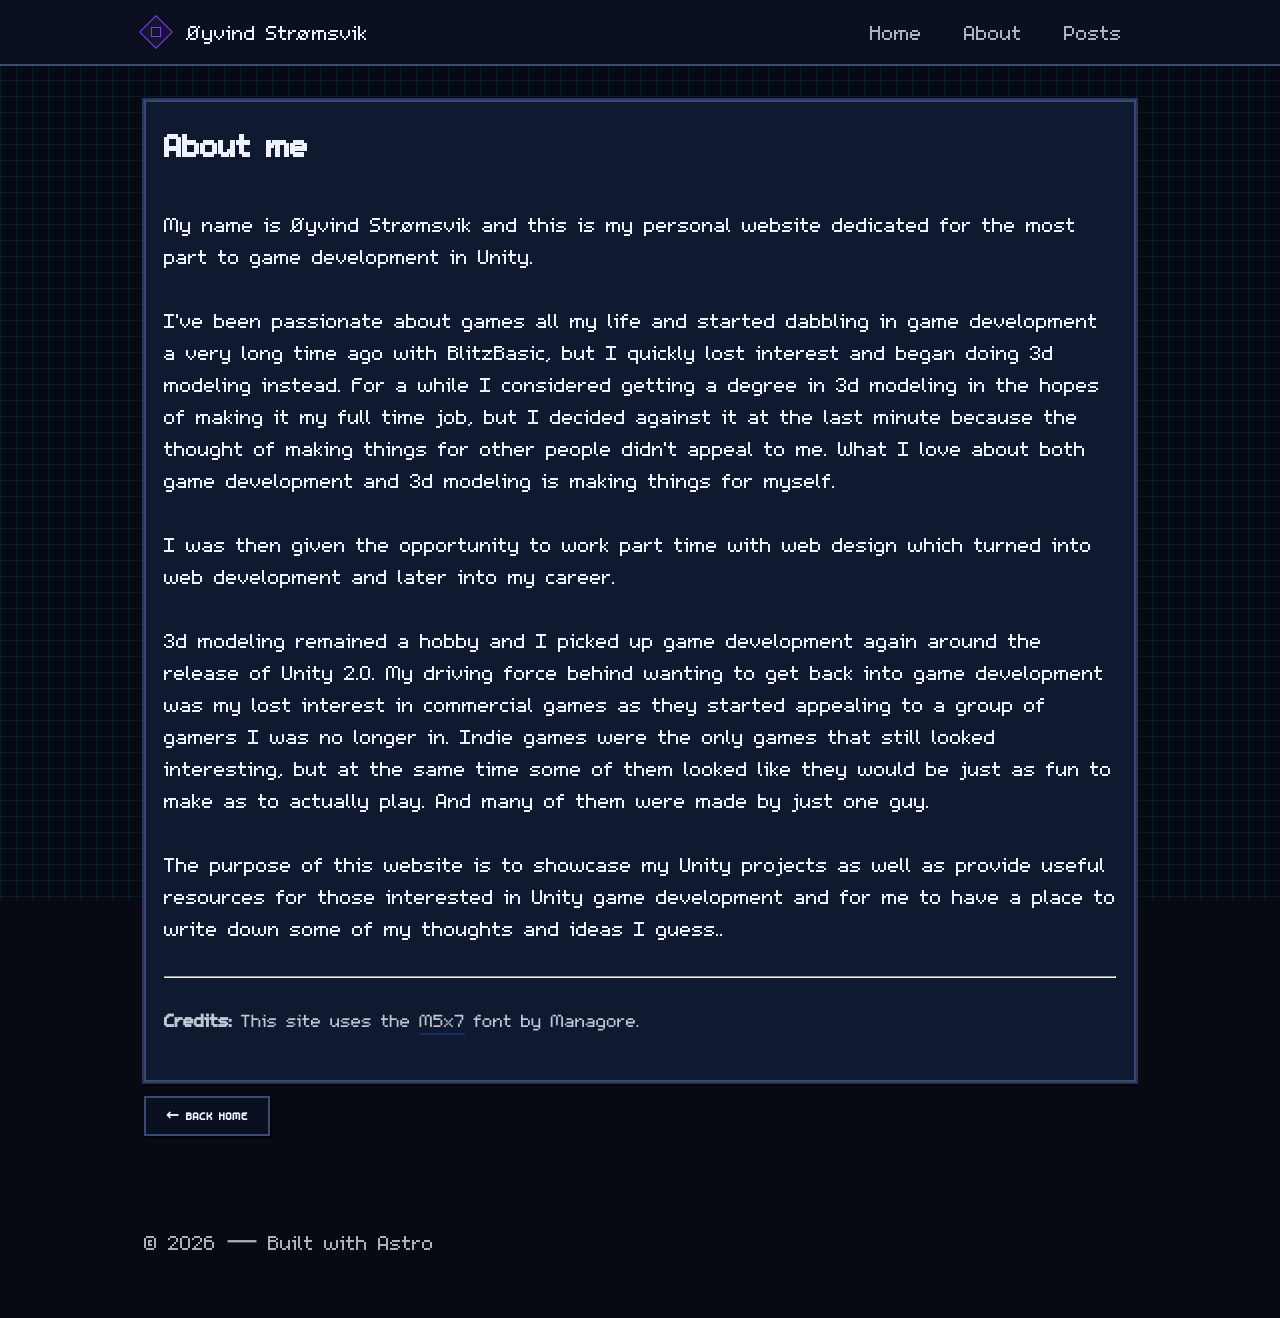
<file: about/index.html>
<!DOCTYPE html><html lang="en"> <head><meta charset="utf-8"><meta name="viewport" content="width=device-width, initial-scale=1"><title>About — Øyvind Strømsvik</title><meta name="description" content="About Øyvind Strømsvik"><link rel="stylesheet" href="/_astro/Z_G2QBiD.css"></head> <body> <div id="grid-bg"></div> <div id="grid-warp"></div> <div class="topbar"> <div class="container topbar-inner"> <div class="brand"> <a href="/" class="link-reset"><span class="brand-logo"></span>Øyvind Strømsvik</a> </div> <button class="nav-toggle" aria-label="Toggle menu" aria-expanded="false"> <span></span> <span></span> <span></span> </button> <nav class="nav" aria-label="Primary"> <a href="/">Home</a> <a href="/about/">About</a> <a href="/posts/">Posts</a> </nav> </div> </div> <main>  <section class="section" style="padding-top:34px"> <div class="container prose"> <div class="card"> <h1 style="margin-top:0">About me</h1> <p>
My name is Øyvind Strømsvik and this is my personal website dedicated for the most part
          to game development in Unity.
</p> <p>
I've been passionate about games all my life and started dabbling in game development a
          very long time ago with BlitzBasic, but I quickly lost interest and began doing 3d modeling
          instead. For a while I considered getting a degree in 3d modeling in the hopes of making
          it my full time job, but I decided against it at the last minute because the thought of
          making things for other people didn't appeal to me. What I love about both game
          development and 3d modeling is making things for myself.
</p> <p>
I was then given the opportunity to work part time with web design which turned into web
          development and later into my career.
</p> <p>
3d modeling remained a hobby and I picked up game development again around the release
          of Unity 2.0. My driving force behind wanting to get back into game development was my
          lost interest in commercial games as they started appealing to a group of gamers I was
          no longer in. Indie games were the only games that still looked interesting, but at the
          same time some of them looked like they would be just as fun to make as to actually play.
          And many of them were made by just one guy.
</p> <p>
The purpose of this website is to showcase my Unity projects as well as provide useful
          resources for those interested in Unity game development and for me to have a place to
          write down some of my thoughts and ideas I guess..
</p> <hr> <p style="font-size: 0.875em; opacity: 0.8;"> <strong>Credits:</strong> This site uses the <a href="https://managore.itch.io/m5x7" target="_blank" rel="noopener">M5x7</a> font by Managore.
</p> </div> <a style="margin-top:14px" class="btn" href="/">
← Back Home
</a> </div> </section>  </main> <footer class="footer"> <div class="container">© 2026 — Built with Astro</div> </footer> <div id="crt-overlay"> <div class="scanlines"></div> <!-- Vignette / Curve effect via CSS --> <button class="crt-badge" id="crt-badge">CRT MODE</button> </div> <script type="module">const t="crt-mode";function s(){sessionStorage.getItem(t)==="true"&&n(!1),document.addEventListener("crt-mode-enable",()=>{n(!0)}),document.getElementById("crt-badge")?.addEventListener("click",()=>{d()})}function n(e=!0){sessionStorage.setItem(t,"true"),document.documentElement.classList.add("crt-mode-active");const o=document.getElementById("crt-overlay");o&&o.classList.add("visible"),console.log("CRT MODE ACTIVATED")}function d(){sessionStorage.removeItem(t),document.documentElement.classList.remove("crt-mode-active");const e=document.getElementById("crt-overlay");e&&e.classList.remove("visible")}s();document.addEventListener("astro:page-load",s);</script>  <script type="module">const o=e=>{document.body.classList.contains("game-active")||(document.documentElement.style.setProperty("--mouse-x",e.clientX+"px"),document.documentElement.style.setProperty("--mouse-y",e.clientY+"px"))};document.addEventListener("mousemove",o);document.addEventListener("touchmove",e=>o(e.touches[0]));const t=document.querySelector(".nav-toggle"),n=document.querySelector(".nav");t&&n&&(t.addEventListener("click",()=>{const e=t.getAttribute("aria-expanded")==="true";t.setAttribute("aria-expanded",String(!e)),n.classList.toggle("open")}),n.querySelectorAll("a").forEach(e=>{e.addEventListener("click",()=>{t.setAttribute("aria-expanded","false"),n.classList.remove("open")})}),document.addEventListener("click",e=>{e.target.closest(".topbar-inner")||(t.setAttribute("aria-expanded","false"),n.classList.remove("open"))}));</script> </body> </html>
</file>
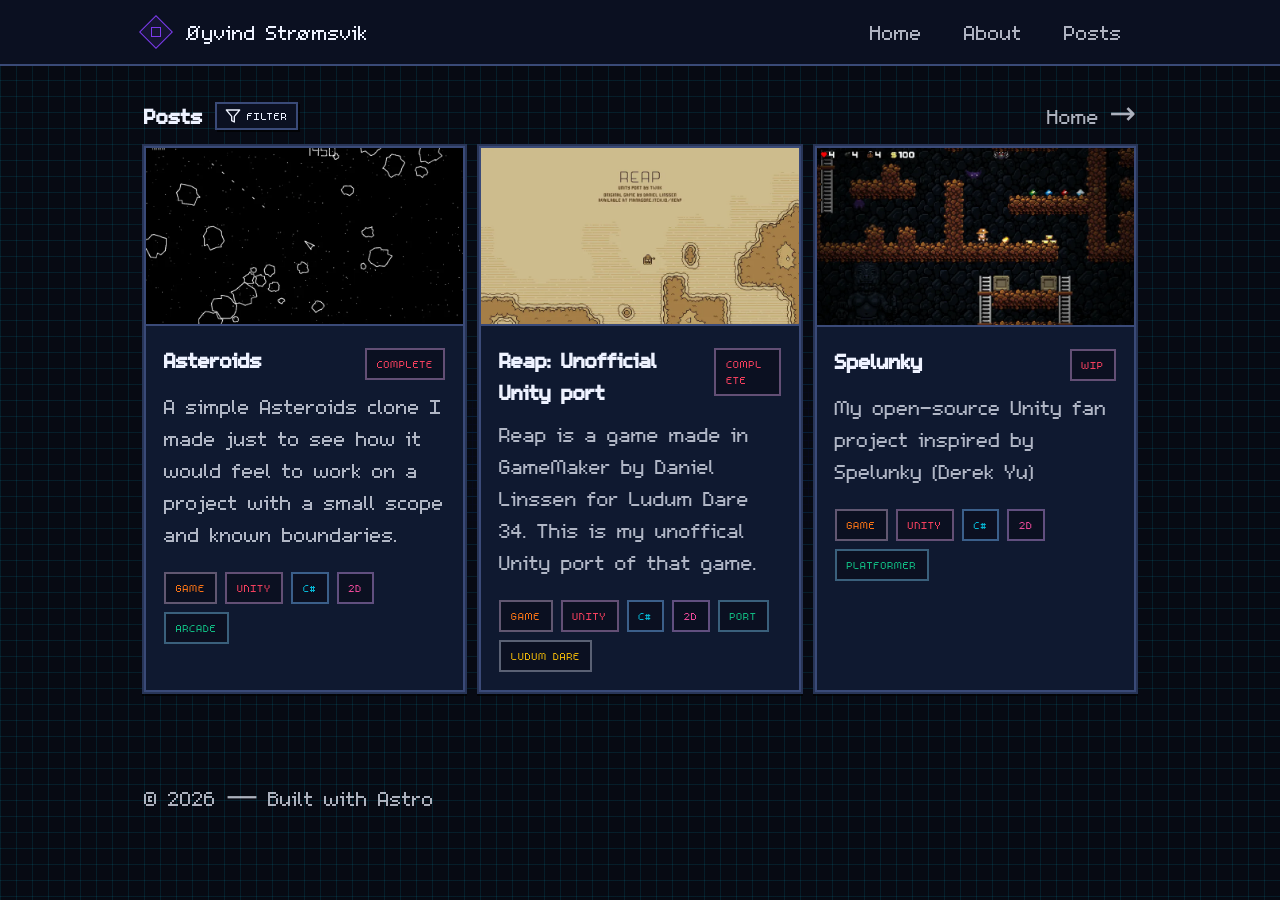
<file: posts/index.html>
<!DOCTYPE html><html lang="en"> <head><meta charset="utf-8"><meta name="viewport" content="width=device-width, initial-scale=1"><title>Posts — Øyvind Strømsvik</title><meta name="description" content="Posts by Øyvind Strømsvik"><link rel="stylesheet" href="/_astro/Z_G2QBiD.css">
<style>.custom-select-wrapper[data-astro-cid-mpdunkxl]{display:flex;gap:8px;align-items:center;position:relative}.filter-label[data-astro-cid-mpdunkxl]{font-size:16px;text-transform:uppercase;color:var(--muted)}.custom-select[data-astro-cid-mpdunkxl]{position:relative;min-width:120px}.select-trigger[data-astro-cid-mpdunkxl]{display:flex;justify-content:space-between;align-items:center;gap:8px;width:100%;padding:4px 12px;background:var(--bg);color:var(--fg);border:var(--px-border) solid var(--card-border);border-radius:var(--radius);cursor:pointer;font-family:inherit;font-size:16px;text-transform:uppercase;transition:border-color .2s var(--ease-spring),box-shadow .2s var(--ease-spring)}.select-trigger[data-astro-cid-mpdunkxl]:hover{border-color:color-mix(in oklab,var(--accent) 45%,var(--card-border))}.custom-select.open .select-trigger[data-astro-cid-mpdunkxl]{border-color:var(--accent);box-shadow:0 0 0 calc(var(--px-border) * 2) color-mix(in oklab,var(--ring) 45%,transparent)}.select-options[data-astro-cid-mpdunkxl]{display:none;position:absolute;top:calc(100% + 4px);left:0;min-width:100%;background:var(--bg-2);border:var(--px-border) solid var(--card-border);border-radius:var(--radius);box-shadow:var(--shadow-hover);z-index:100}.custom-select.open .select-options[data-astro-cid-mpdunkxl]{display:block}.option[data-astro-cid-mpdunkxl]{padding:8px 12px;cursor:pointer;transition:background .1s;color:var(--muted);white-space:nowrap;font-size:16px;text-transform:uppercase}.option[data-astro-cid-mpdunkxl]:hover{background:color-mix(in oklab,var(--accent) 15%,transparent);color:var(--fg)}.option[data-astro-cid-mpdunkxl].selected{background:color-mix(in oklab,var(--accent) 25%,transparent);color:var(--fg)}.filters-container[data-astro-cid-ztpeysgj]{display:none;margin-bottom:24px;padding:12px;background:var(--bg-2);border:var(--px-border) solid var(--card-border);border-radius:var(--radius);flex-wrap:wrap;gap:12px;align-items:center}.reset-btn[data-astro-cid-ztpeysgj]{display:none;padding:4px 12px;margin-left:auto;font-weight:400}
</style></head> <body> <div id="grid-bg"></div> <div id="grid-warp"></div> <div class="topbar"> <div class="container topbar-inner"> <div class="brand"> <a href="/" class="link-reset"><span class="brand-logo"></span>Øyvind Strømsvik</a> </div> <button class="nav-toggle" aria-label="Toggle menu" aria-expanded="false"> <span></span> <span></span> <span></span> </button> <nav class="nav" aria-label="Primary"> <a href="/">Home</a> <a href="/about/">About</a> <a href="/posts/">Posts</a> </nav> </div> </div> <main>  <section class="section" style="padding-top:34px"> <div class="container"> <div class="section-title"> <div style="display:flex; align-items:center; gap:12px"> <h2>Posts</h2> <button id="filter-toggle-btn" class="btn filter-btn" style="padding:4px 8px; display:flex; gap:6px; align-items:center" aria-label="Toggle filters"> <svg xmlns="http://www.w3.org/2000/svg" width="16" height="16" viewBox="0 0 24 24" fill="none" stroke="currentColor" stroke-width="2" stroke-linecap="round" stroke-linejoin="round"><polygon points="22 3 2 3 10 12.46 10 19 14 21 14 12.46 22 3"></polygon></svg> <span>Filter</span> </button> </div> <a href="/">Home →</a> </div> <div id="filters-panel" class="filters-container" data-astro-cid-ztpeysgj> <div class="custom-select-wrapper" id="type-select" data-astro-cid-mpdunkxl> <label class="filter-label" data-astro-cid-mpdunkxl>Type:</label> <div class="custom-select" data-astro-cid-mpdunkxl> <button class="select-trigger" aria-haspopup="listbox" data-astro-cid-mpdunkxl> <span class="selected-value" data-astro-cid-mpdunkxl>All</span> <svg xmlns="http://www.w3.org/2000/svg" width="16" height="16" viewBox="0 0 24 24" fill="none" stroke="currentColor" stroke-width="2" stroke-linecap="round" stroke-linejoin="round" data-astro-cid-mpdunkxl><polyline points="6 9 12 15 18 9" data-astro-cid-mpdunkxl></polyline></svg> </button> <div class="select-options" role="listbox" data-astro-cid-mpdunkxl> <div class="option" data-value="" role="option" data-astro-cid-mpdunkxl>All</div> <div class="option" data-value="project" role="option" data-astro-cid-mpdunkxl>project</div> </div> </div> </div>  <div class="custom-select-wrapper" id="status-select" data-astro-cid-mpdunkxl> <label class="filter-label" data-astro-cid-mpdunkxl>Status:</label> <div class="custom-select" data-astro-cid-mpdunkxl> <button class="select-trigger" aria-haspopup="listbox" data-astro-cid-mpdunkxl> <span class="selected-value" data-astro-cid-mpdunkxl>All</span> <svg xmlns="http://www.w3.org/2000/svg" width="16" height="16" viewBox="0 0 24 24" fill="none" stroke="currentColor" stroke-width="2" stroke-linecap="round" stroke-linejoin="round" data-astro-cid-mpdunkxl><polyline points="6 9 12 15 18 9" data-astro-cid-mpdunkxl></polyline></svg> </button> <div class="select-options" role="listbox" data-astro-cid-mpdunkxl> <div class="option" data-value="" role="option" data-astro-cid-mpdunkxl>All</div> <div class="option" data-value="complete" role="option" data-astro-cid-mpdunkxl>complete</div><div class="option" data-value="wip" role="option" data-astro-cid-mpdunkxl>wip</div> </div> </div> </div>  <div class="custom-select-wrapper" id="tag-select" data-astro-cid-mpdunkxl> <label class="filter-label" data-astro-cid-mpdunkxl>Tag:</label> <div class="custom-select" data-astro-cid-mpdunkxl> <button class="select-trigger" aria-haspopup="listbox" data-astro-cid-mpdunkxl> <span class="selected-value" data-astro-cid-mpdunkxl>All</span> <svg xmlns="http://www.w3.org/2000/svg" width="16" height="16" viewBox="0 0 24 24" fill="none" stroke="currentColor" stroke-width="2" stroke-linecap="round" stroke-linejoin="round" data-astro-cid-mpdunkxl><polyline points="6 9 12 15 18 9" data-astro-cid-mpdunkxl></polyline></svg> </button> <div class="select-options" role="listbox" data-astro-cid-mpdunkxl> <div class="option" data-value="" role="option" data-astro-cid-mpdunkxl>All</div> <div class="option" data-value="2D" role="option" data-astro-cid-mpdunkxl>2D</div><div class="option" data-value="Arcade" role="option" data-astro-cid-mpdunkxl>Arcade</div><div class="option" data-value="C#" role="option" data-astro-cid-mpdunkxl>C#</div><div class="option" data-value="Game" role="option" data-astro-cid-mpdunkxl>Game</div><div class="option" data-value="Ludum Dare" role="option" data-astro-cid-mpdunkxl>Ludum Dare</div><div class="option" data-value="Platformer" role="option" data-astro-cid-mpdunkxl>Platformer</div><div class="option" data-value="Port" role="option" data-astro-cid-mpdunkxl>Port</div><div class="option" data-value="Unity" role="option" data-astro-cid-mpdunkxl>Unity</div> </div> </div> </div>  <button id="reset-filters" class="btn reset-btn" data-astro-cid-ztpeysgj>Reset</button> </div>  <div class="grid" id="posts-grid"> <div class="card card-link post-card" data-type="project" data-status="complete" data-tags="Game,Unity,C#,2D,Arcade"> <a href="/posts/asteroids/" class="link-reset" style="display:block; margin:-18px -18px 18px -18px; border-radius: var(--radius) var(--radius) 0 0; overflow:hidden;"> <div class="post-cover"> <img src="/_astro/Bols_lFG_Z2rUa8K.webp" alt="Asteroids cover" sizes="(max-width: 640px) 100vw, (max-width: 980px) 50vw, 33vw" loading="lazy" decoding="async" style="width:100%;height:100%;display:block" fetchpriority="auto" width="800" height="450"> </div> </a> <div class="post-meta"> <div style="display:flex;gap:10px;align-items:baseline;justify-content:space-between"> <a href="/posts/asteroids/" class="link-reset"><h3>Asteroids</h3></a> <a href="/posts/?status=complete" class="chip link-reset">complete</a> </div> <a href="/posts/asteroids/" class="link-reset" style="display:block; margin-bottom:12px"> <p style="margin:0;">A simple Asteroids clone I made just to see how it would feel to work on a project with a small scope and known boundaries.</p> </a> <div class="chips" aria-label="Tags"> <a href="/posts/?tag=Game" class="chip link-reset">Game</a><a href="/posts/?tag=Unity" class="chip link-reset">Unity</a><a href="/posts/?tag=C#" class="chip link-reset">C#</a><a href="/posts/?tag=2D" class="chip link-reset">2D</a><a href="/posts/?tag=Arcade" class="chip link-reset">Arcade</a> </div> </div> </div><div class="card card-link post-card" data-type="project" data-status="complete" data-tags="Game,Unity,C#,2D,Port,Ludum Dare"> <a href="/posts/reap/" class="link-reset" style="display:block; margin:-18px -18px 18px -18px; border-radius: var(--radius) var(--radius) 0 0; overflow:hidden;"> <div class="post-cover"> <img src="/_astro/TSoXzq_z_Z2vIrSa.webp" alt="Reap: Unofficial Unity port cover" sizes="(max-width: 640px) 100vw, (max-width: 980px) 50vw, 33vw" loading="lazy" decoding="async" style="width:100%;height:100%;display:block" fetchpriority="auto" width="800" height="450"> </div> </a> <div class="post-meta"> <div style="display:flex;gap:10px;align-items:baseline;justify-content:space-between"> <a href="/posts/reap/" class="link-reset"><h3>Reap: Unofficial Unity port</h3></a> <a href="/posts/?status=complete" class="chip link-reset">complete</a> </div> <a href="/posts/reap/" class="link-reset" style="display:block; margin-bottom:12px"> <p style="margin:0;">Reap is a game made in GameMaker by Daniel Linssen for Ludum Dare 34. This is my unoffical Unity port of that game.</p> </a> <div class="chips" aria-label="Tags"> <a href="/posts/?tag=Game" class="chip link-reset">Game</a><a href="/posts/?tag=Unity" class="chip link-reset">Unity</a><a href="/posts/?tag=C#" class="chip link-reset">C#</a><a href="/posts/?tag=2D" class="chip link-reset">2D</a><a href="/posts/?tag=Port" class="chip link-reset">Port</a><a href="/posts/?tag=Ludum Dare" class="chip link-reset">Ludum Dare</a> </div> </div> </div><div class="card card-link post-card" data-type="project" data-status="wip" data-tags="Game,Unity,C#,2D,Platformer"> <a href="/posts/spelunky/" class="link-reset" style="display:block; margin:-18px -18px 18px -18px; border-radius: var(--radius) var(--radius) 0 0; overflow:hidden;"> <div class="post-cover"> <img src="/_astro/CkblJXaf_Z6dxUj.webp" alt="Spelunky cover" sizes="(max-width: 640px) 100vw, (max-width: 980px) 50vw, 33vw" loading="lazy" decoding="async" style="width:100%;height:100%;display:block" fetchpriority="auto" width="800" height="450"> </div> </a> <div class="post-meta"> <div style="display:flex;gap:10px;align-items:baseline;justify-content:space-between"> <a href="/posts/spelunky/" class="link-reset"><h3>Spelunky</h3></a> <a href="/posts/?status=wip" class="chip link-reset">wip</a> </div> <a href="/posts/spelunky/" class="link-reset" style="display:block; margin-bottom:12px"> <p style="margin:0;">My open-source Unity fan project inspired by Spelunky (Derek Yu)</p> </a> <div class="chips" aria-label="Tags"> <a href="/posts/?tag=Game" class="chip link-reset">Game</a><a href="/posts/?tag=Unity" class="chip link-reset">Unity</a><a href="/posts/?tag=C#" class="chip link-reset">C#</a><a href="/posts/?tag=2D" class="chip link-reset">2D</a><a href="/posts/?tag=Platformer" class="chip link-reset">Platformer</a> </div> </div> </div> <div id="no-results" style="display:none; grid-column: 1 / -1; text-align:center; padding: 40px; color: var(--muted);">
No posts match your filters.
</div> </div> </div> </section>  </main> <footer class="footer"> <div class="container">© 2026 — Built with Astro</div> </footer> <div id="crt-overlay"> <div class="scanlines"></div> <!-- Vignette / Curve effect via CSS --> <button class="crt-badge" id="crt-badge">CRT MODE</button> </div> <script type="module">const t="crt-mode";function s(){sessionStorage.getItem(t)==="true"&&n(!1),document.addEventListener("crt-mode-enable",()=>{n(!0)}),document.getElementById("crt-badge")?.addEventListener("click",()=>{d()})}function n(e=!0){sessionStorage.setItem(t,"true"),document.documentElement.classList.add("crt-mode-active");const o=document.getElementById("crt-overlay");o&&o.classList.add("visible"),console.log("CRT MODE ACTIVATED")}function d(){sessionStorage.removeItem(t),document.documentElement.classList.remove("crt-mode-active");const e=document.getElementById("crt-overlay");e&&e.classList.remove("visible")}s();document.addEventListener("astro:page-load",s);</script>  <script type="module">const o=e=>{document.body.classList.contains("game-active")||(document.documentElement.style.setProperty("--mouse-x",e.clientX+"px"),document.documentElement.style.setProperty("--mouse-y",e.clientY+"px"))};document.addEventListener("mousemove",o);document.addEventListener("touchmove",e=>o(e.touches[0]));const t=document.querySelector(".nav-toggle"),n=document.querySelector(".nav");t&&n&&(t.addEventListener("click",()=>{const e=t.getAttribute("aria-expanded")==="true";t.setAttribute("aria-expanded",String(!e)),n.classList.toggle("open")}),n.querySelectorAll("a").forEach(e=>{e.addEventListener("click",()=>{t.setAttribute("aria-expanded","false"),n.classList.remove("open")})}),document.addEventListener("click",e=>{e.target.closest(".topbar-inner")||(t.setAttribute("aria-expanded","false"),n.classList.remove("open"))}));</script> </body> </html> <script type="module">function S(){function f(){const e=new URLSearchParams(window.location.search),t=e.get("type")||"",s=e.get("status")||"",n=e.get("tag")||"",o=t||s||n,p=document.getElementById("filters-panel");p&&o&&(p.style.display="flex");const i=document.getElementById("reset-filters");i&&(i.style.display=o?"inline-flex":"none",i.style.marginLeft="auto");const a=(l,y)=>{const d=document.getElementById(l);if(!d)return;const g=d.querySelector(".selected-value"),r=d.querySelectorAll(".option");g&&(g.textContent=y||"All"),r.forEach(E=>{E.dataset.value===y?E.classList.add("selected"):E.classList.remove("selected")})};a("type-select",t),a("status-select",s),a("tag-select",n);const c=document.querySelectorAll(".post-card");let w=0;c.forEach(l=>{if(!(l instanceof HTMLElement)||!l.dataset.type)return;const y=l.dataset.type,d=l.dataset.status||"",g=(l.dataset.tags||"").split(",");let r=!0;t&&y!==t&&(r=!1),s&&d!==s&&(r=!1),n&&!g.includes(n)&&(r=!1),r?(l.style.display="",w++):l.style.display="none"});const v=document.getElementById("no-results");v&&(v.style.display=w===0?"block":"none")}const B=(e,t)=>{const s=new URL(window.location.href);t?s.searchParams.set(e,t):s.searchParams.delete(e),window.history.pushState({},"",s),f()};f();const h=document.getElementById("filter-toggle-btn"),u=document.getElementById("filters-panel");h&&u&&h.addEventListener("click",()=>{const e=u.style.display==="none"||u.style.display==="";u.style.display=e?"flex":"none"});const m=document.querySelectorAll(".custom-select");m.forEach(e=>{const t=e.querySelector(".select-trigger");t&&t.addEventListener("click",n=>{n.stopPropagation(),m.forEach(o=>{o!==e&&o.classList.remove("open")}),e.classList.toggle("open")}),e.querySelectorAll(".option").forEach(n=>{n.addEventListener("click",o=>{o.stopPropagation();const p=n.dataset.value||"",i=e.closest(".custom-select-wrapper"),a=i?i.id:"";let c="";a==="type-select"&&(c="type"),a==="status-select"&&(c="status"),a==="tag-select"&&(c="tag"),c&&B(c,p),e.classList.remove("open")})})}),document.addEventListener("click",()=>{m.forEach(e=>e.classList.remove("open"))});const L=document.getElementById("reset-filters");L&&L.addEventListener("click",()=>{const e=new URL(window.location.href);e.searchParams.delete("type"),e.searchParams.delete("status"),e.searchParams.delete("tag"),window.history.pushState({},"",e),f()}),window.addEventListener("popstate",f)}typeof window<"u"&&(document.readyState==="loading"?document.addEventListener("DOMContentLoaded",S):S());</script>
</file>
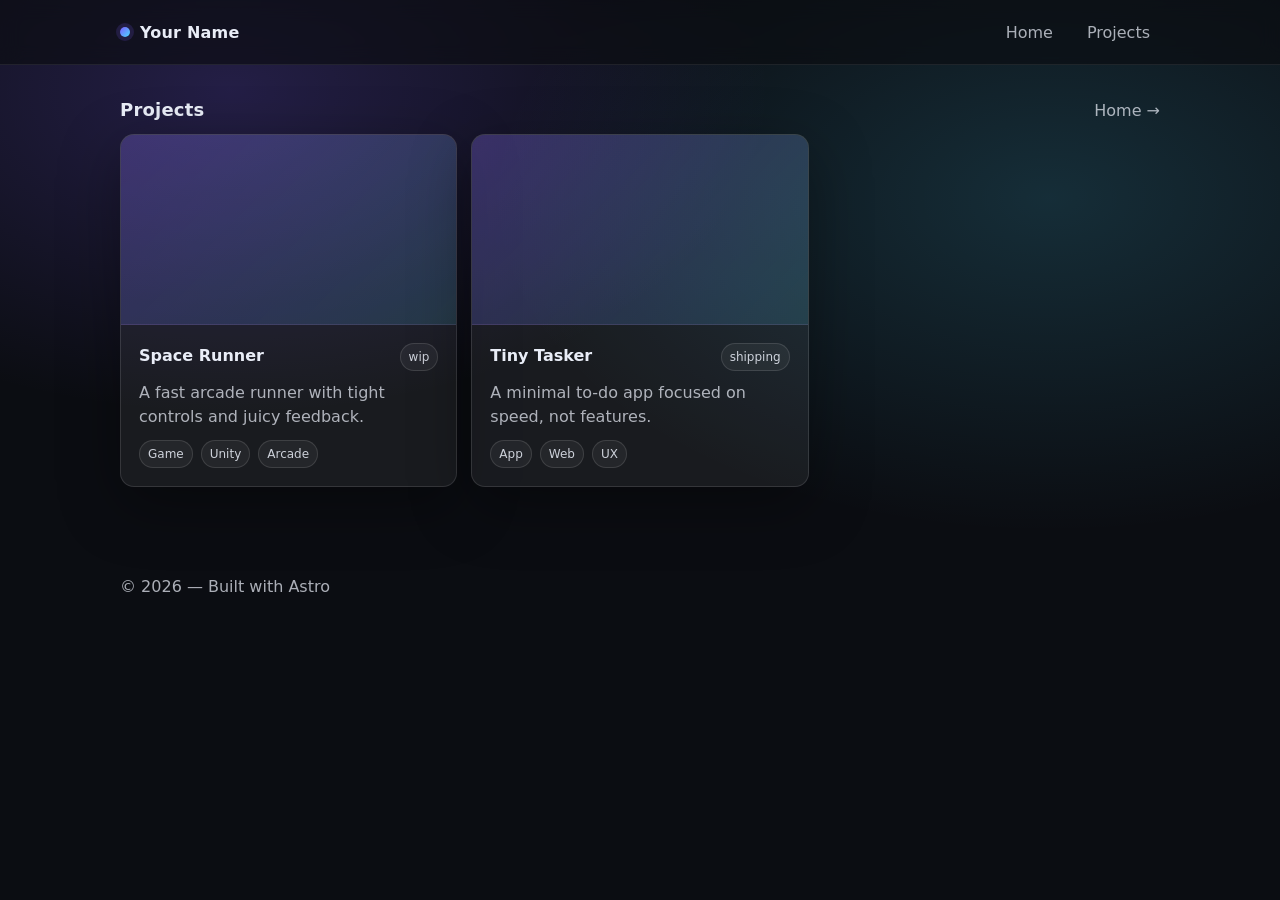
<file: projects/index.html>
<!DOCTYPE html><html lang="en" data-theme="default"> <head><meta charset="utf-8"><meta name="viewport" content="width=device-width, initial-scale=1"><title>Projects — Your Name</title><meta name="description" content="Projects by Your Name"><style>:root{color-scheme:light;--bg: #0b0d12;--fg: #e9edf7;--muted: rgba(233, 237, 247, .72);--card: rgba(255, 255, 255, .06);--card-border: rgba(255, 255, 255, .12);--shadow: 0 18px 60px rgba(0, 0, 0, .35);--accent: #7c5cff;--accent-2: #4cd7ff;--radius: 14px;--maxw: 1040px;--pad: 24px;--font: ui-sans-serif, system-ui, -apple-system, Segoe UI, Roboto, Helvetica, Arial, "Apple Color Emoji", "Segoe UI Emoji";--mono: ui-monospace, SFMono-Regular, Menlo, Monaco, Consolas, "Liberation Mono", "Courier New", monospace}html{background:radial-gradient(900px 540px at 18% 10%,rgba(124,92,255,.22),transparent 60%),radial-gradient(900px 540px at 82% 22%,rgba(76,215,255,.16),transparent 62%),var(--bg);color:var(--fg);font-family:var(--font)}body{margin:0;min-height:100vh}[data-theme=neon]{--accent: #35ffa8;--accent-2: #7c5cff}[data-theme=retro]{--accent: #ffb020;--accent-2: #ff4d6d}.container{max-width:var(--maxw);margin:0 auto;padding:0 var(--pad)}.topbar{position:sticky;top:0;z-index:20;backdrop-filter:blur(10px);background:#0b0d12a6;border-bottom:1px solid rgba(255,255,255,.08)}.topbar-inner{display:flex;align-items:center;justify-content:space-between;height:64px}.brand{display:flex;align-items:center;gap:10px;font-weight:700;letter-spacing:.2px}.dot{width:10px;height:10px;border-radius:999px;background:linear-gradient(135deg,var(--accent),var(--accent-2));box-shadow:0 0 0 4px #7c5cff29}.nav{display:flex;gap:14px}.nav a{text-decoration:none;color:var(--muted);padding:8px 10px;border-radius:10px}.nav a:hover{color:var(--fg);background:#ffffff0f}.hero{padding:56px 0 26px}.hero-grid{display:grid;grid-template-columns:1.2fr .8fr;gap:22px;align-items:start}@media(max-width:900px){.hero-grid{grid-template-columns:1fr}}.h1{font-size:clamp(34px,4.4vw,56px);line-height:1.04;margin:0 0 12px;letter-spacing:-.02em}.lead{margin:0;font-size:16px;line-height:1.7;color:var(--muted)}.card{background:var(--card);border:1px solid var(--card-border);border-radius:var(--radius);box-shadow:var(--shadow)}.card-inner{padding:18px}.btn-row{display:flex;flex-wrap:wrap;gap:10px;margin-top:16px}.btn{display:inline-flex;align-items:center;gap:10px;padding:10px 12px;border-radius:12px;text-decoration:none;color:var(--fg);border:1px solid rgba(255,255,255,.14);background:#ffffff0f}.btn.primary{border-color:#7c5cff66;background:linear-gradient(135deg,#7c5cff47,#4cd7ff1f)}.btn:hover{transform:translateY(-1px)}.section{padding:22px 0 56px}.section-title{display:flex;align-items:baseline;justify-content:space-between;gap:12px;margin:0 0 14px}.section-title h2{margin:0;font-size:18px;letter-spacing:.2px}.section-title a{color:var(--muted);text-decoration:none}.section-title a:hover{color:var(--fg)}.grid{display:grid;grid-template-columns:repeat(3,minmax(0,1fr));gap:14px}@media(max-width:980px){.grid{grid-template-columns:repeat(2,minmax(0,1fr))}}@media(max-width:640px){.grid{grid-template-columns:1fr}}.project-card{display:grid;grid-template-rows:auto 1fr;overflow:hidden}.project-cover{aspect-ratio:16 / 9;background:linear-gradient(135deg,#7c5cff3d,#4cd7ff24);border-bottom:1px solid rgba(255,255,255,.08)}.project-meta{display:flex;flex-direction:column;gap:10px}.project-meta h3{margin:0;font-size:16px}.project-meta p{margin:0;color:var(--muted);line-height:1.55}.chips{display:flex;flex-wrap:wrap;gap:8px}.chip{font-size:12px;padding:6px 8px;border-radius:999px;border:1px solid rgba(255,255,255,.12);color:#e9edf7db;background:#ffffff0d}.footer{padding:34px 0 60px;color:var(--muted)}.prose{line-height:1.8;color:#e9edf7e6}.prose h1,.prose h2,.prose h3{line-height:1.2}.prose a{color:var(--fg);text-decoration-color:#7c5cff99}.prose code{font-family:var(--mono);font-size:.95em;background:#ffffff14;padding:.16em .34em;border-radius:8px}
</style></head> <body> <div class="topbar"> <div class="container topbar-inner"> <div class="brand"> <span class="dot" aria-hidden="true"></span> <a href="/" style="color:inherit;text-decoration:none">Your Name</a> </div> <nav class="nav" aria-label="Primary"> <a href="/">Home</a> <a href="/projects/">Projects</a> </nav> </div> </div> <main>  <section class="section" style="padding-top:34px"> <div class="container"> <div class="section-title"> <h2>Projects</h2> <a href="/">Home →</a> </div> <div class="grid"> <a class="card project-card" href="/projects/space-runner/" style="text-decoration:none;color:inherit"> <div class="project-cover" aria-hidden="true"></div> <div class="card-inner project-meta"> <div style="display:flex;gap:10px;align-items:baseline;justify-content:space-between"> <h3>Space Runner</h3> <span class="chip">wip</span> </div> <p>A fast arcade runner with tight controls and juicy feedback.</p> <div class="chips" aria-label="Tags"> <span class="chip">Game</span><span class="chip">Unity</span><span class="chip">Arcade</span> </div> </div> </a><a class="card project-card" href="/projects/tiny-tasker/" style="text-decoration:none;color:inherit"> <div class="project-cover" aria-hidden="true"></div> <div class="card-inner project-meta"> <div style="display:flex;gap:10px;align-items:baseline;justify-content:space-between"> <h3>Tiny Tasker</h3> <span class="chip">shipping</span> </div> <p>A minimal to-do app focused on speed, not features.</p> <div class="chips" aria-label="Tags"> <span class="chip">App</span><span class="chip">Web</span><span class="chip">UX</span> </div> </div> </a> </div> </div> </section>  </main> <footer class="footer"> <div class="container">© 2026 — Built with Astro</div> </footer> </body></html>
</file>
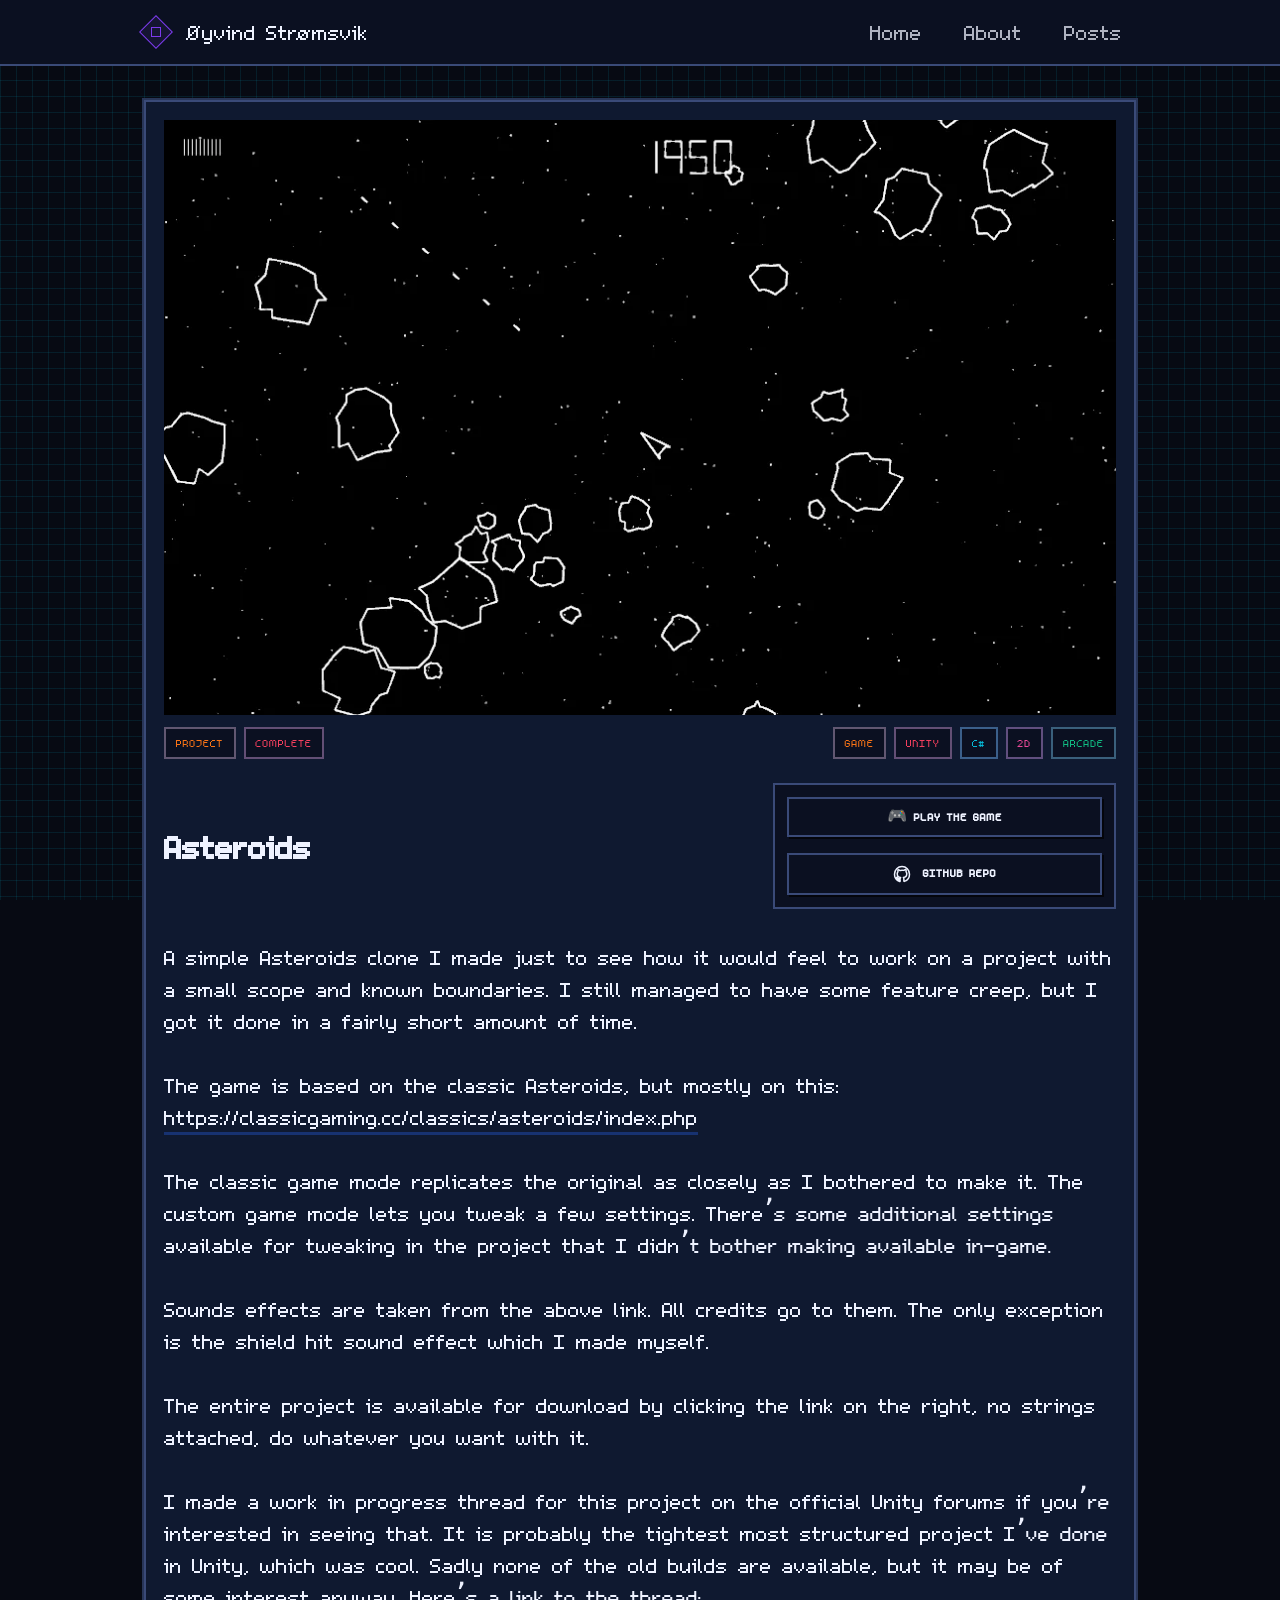
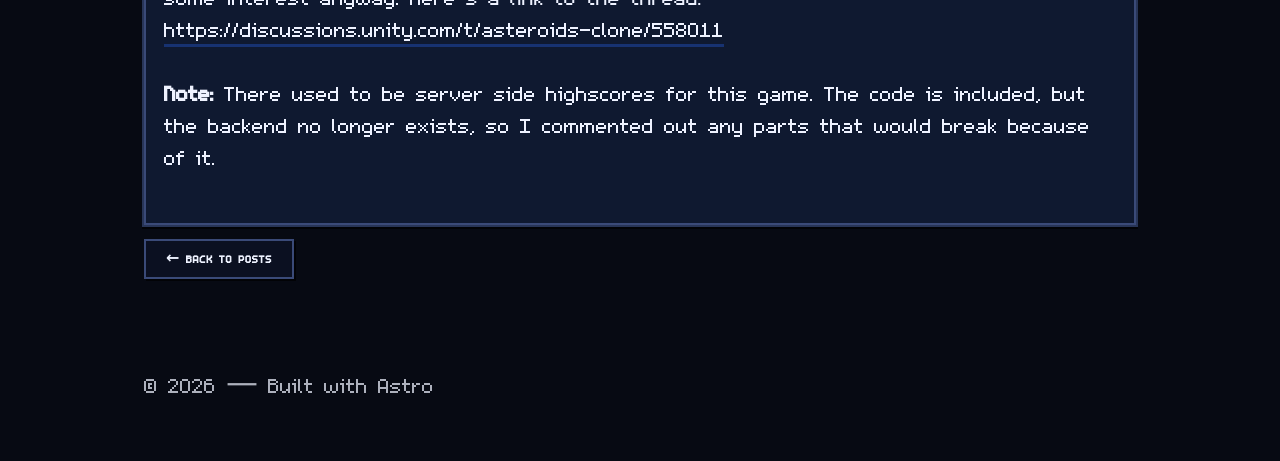
<file: posts/asteroids/index.html>
<!DOCTYPE html><html lang="en"> <head><meta charset="utf-8"><meta name="viewport" content="width=device-width, initial-scale=1"><title>Asteroids — Posts</title><meta name="description" content="A simple Asteroids clone I made just to see how it would feel to work on a project with a small scope and known boundaries."><link rel="stylesheet" href="/_astro/Z_G2QBiD.css"></head> <body> <div id="grid-bg"></div> <div id="grid-warp"></div> <div class="topbar"> <div class="container topbar-inner"> <div class="brand"> <a href="/" class="link-reset"><span class="brand-logo"></span>Øyvind Strømsvik</a> </div> <button class="nav-toggle" aria-label="Toggle menu" aria-expanded="false"> <span></span> <span></span> <span></span> </button> <nav class="nav" aria-label="Primary"> <a href="/">Home</a> <a href="/about/">About</a> <a href="/posts/">Posts</a> </nav> </div> </div> <main>  <section class="section" style="padding-top:34px"> <div class="container prose"> <div class="card"> <img src="/_astro/Bols_lFG_ZCW3sE.webp" alt="Asteroids cover" sizes="(max-width: 1040px) 100vw, 1040px" loading="eager" decoding="async" style="width:100%;height:auto;display:block" fetchpriority="auto" width="1200" height="675"> <div style="display: flex; justify-content: space-between; align-items: flex-start; padding: 12px 0 24px; margin-bottom: 0; flex-wrap: wrap; gap: 12px;"> <div class="chips"> <a href="/posts/?type=project" class="chip link-reset">project</a> <a href="/posts/?status=complete" class="chip link-reset">complete</a> </div> <div class="chips" style="justify-content: flex-end;"> <a href="/posts/?tag=Game" class="chip link-reset">Game</a><a href="/posts/?tag=Unity" class="chip link-reset">Unity</a><a href="/posts/?tag=C#" class="chip link-reset">C#</a><a href="/posts/?tag=2D" class="chip link-reset">2D</a><a href="/posts/?tag=Arcade" class="chip link-reset">Arcade</a> </div> </div> <div style="display: flex; align-items: center; justify-content: space-between; gap: 24px; margin-bottom: 32px; flex-wrap: wrap;"> <h1 style="margin: 0; line-height: 1.1;"> Asteroids </h1> <div class="card" style="padding: 12px; background: var(--px-bg-2); border-color: var(--card-border); flex-shrink: 0; box-shadow: none;"> <div class="btn-row" style="margin-top: 0; gap: 8px;"> <a href="https://oyvind-stromsvik.github.io/asteroids/" target="_blank" rel="noopener" class="btn link-btn" style="display: block; margin-bottom: 8px; width: 100%; text-align: center;">
🎮 Play the game
</a> <a href="https://github.com/oyvind-stromsvik/asteroids" target="_blank" rel="noopener" class="btn link-btn" style="display: block; width: 100%; text-align: center;"> <svg style="vertical-align: middle; margin-right: 6px;" width="18" height="18" viewBox="0 0 24 24" fill="none" stroke="currentColor" stroke-width="2" stroke-linecap="round" stroke-linejoin="round"><path d="M12 2C6.48 2 2 6.58 2 12.26c0 4.5 2.87 8.32 6.84 9.67.5.09.68-.22.68-.48 0-.24-.01-.87-.01-1.7-2.78.62-3.37-1.36-3.37-1.36-.45-1.17-1.1-1.48-1.1-1.48-.9-.63.07-.62.07-.62 1 .07 1.53 1.05 1.53 1.05.89 1.56 2.34 1.11 2.91.85.09-.66.35-1.11.63-1.37-2.22-.26-4.56-1.14-4.56-5.07 0-1.12.39-2.03 1.03-2.75-.1-.26-.45-1.3.1-2.7 0 0 .84-.28 2.75 1.05A9.38 9.38 0 0 1 12 6.84c.85.004 1.71.12 2.51.35 1.91-1.33 2.75-1.05 2.75-1.05.55 1.4.2 2.44.1 2.7.64.72 1.03 1.63 1.03 2.75 0 3.94-2.34 4.81-4.57 5.07.36.32.68.94.68 1.9 0 1.37-.01 2.47-.01 2.81 0 .27.18.58.69.48C19.13 20.58 22 16.76 22 12.26 22 6.58 17.52 2 12 2z"></path></svg>
Github Repo
</a> </div> </div> </div> <p>A simple Asteroids clone I made just to see how it would feel to work on a project with a small scope and known boundaries. I still managed to have some feature creep, but I got it done in a fairly short amount of time.</p>
<p>The game is based on the classic Asteroids, but mostly on this: <a href="https://classicgaming.cc/classics/asteroids/index.php">https://classicgaming.cc/classics/asteroids/index.php</a></p>
<p>The classic game mode replicates the original as closely as I bothered to make it. The custom game mode lets you tweak a few settings. There’s some additional settings available for tweaking in the project that I didn’t bother making available in-game.</p>
<p>Sounds effects are taken from the above link. All credits go to them. The only exception is the shield hit sound effect which I made myself.</p>
<p>The entire project is available for download by clicking the link on the right, no strings attached, do whatever you want with it.</p>
<p>I made a work in progress thread for this project on the official Unity forums if you’re interested in seeing that. It is probably the tightest most structured project I’ve done in Unity, which was cool. Sadly none of the old builds are available, but it may be of some interest anyway. Here’s a link to the thread: <a href="https://discussions.unity.com/t/asteroids-clone/558011">https://discussions.unity.com/t/asteroids-clone/558011</a></p>
<p><strong>Note:</strong> There used to be server side highscores for this game. The code is included, but the backend no longer exists, so I commented out any parts that would break because of it.</p> </div> <div style="margin-top:14px"> <a class="btn" href="/posts/">← Back to posts</a> </div> </div> </section>  </main> <footer class="footer"> <div class="container">© 2026 — Built with Astro</div> </footer> <div id="crt-overlay"> <div class="scanlines"></div> <!-- Vignette / Curve effect via CSS --> <button class="crt-badge" id="crt-badge">CRT MODE</button> </div> <script type="module">const t="crt-mode";function s(){sessionStorage.getItem(t)==="true"&&n(!1),document.addEventListener("crt-mode-enable",()=>{n(!0)}),document.getElementById("crt-badge")?.addEventListener("click",()=>{d()})}function n(e=!0){sessionStorage.setItem(t,"true"),document.documentElement.classList.add("crt-mode-active");const o=document.getElementById("crt-overlay");o&&o.classList.add("visible"),console.log("CRT MODE ACTIVATED")}function d(){sessionStorage.removeItem(t),document.documentElement.classList.remove("crt-mode-active");const e=document.getElementById("crt-overlay");e&&e.classList.remove("visible")}s();document.addEventListener("astro:page-load",s);</script>  <script type="module">const o=e=>{document.body.classList.contains("game-active")||(document.documentElement.style.setProperty("--mouse-x",e.clientX+"px"),document.documentElement.style.setProperty("--mouse-y",e.clientY+"px"))};document.addEventListener("mousemove",o);document.addEventListener("touchmove",e=>o(e.touches[0]));const t=document.querySelector(".nav-toggle"),n=document.querySelector(".nav");t&&n&&(t.addEventListener("click",()=>{const e=t.getAttribute("aria-expanded")==="true";t.setAttribute("aria-expanded",String(!e)),n.classList.toggle("open")}),n.querySelectorAll("a").forEach(e=>{e.addEventListener("click",()=>{t.setAttribute("aria-expanded","false"),n.classList.remove("open")})}),document.addEventListener("click",e=>{e.target.closest(".topbar-inner")||(t.setAttribute("aria-expanded","false"),n.classList.remove("open"))}));</script> </body> </html>
</file>
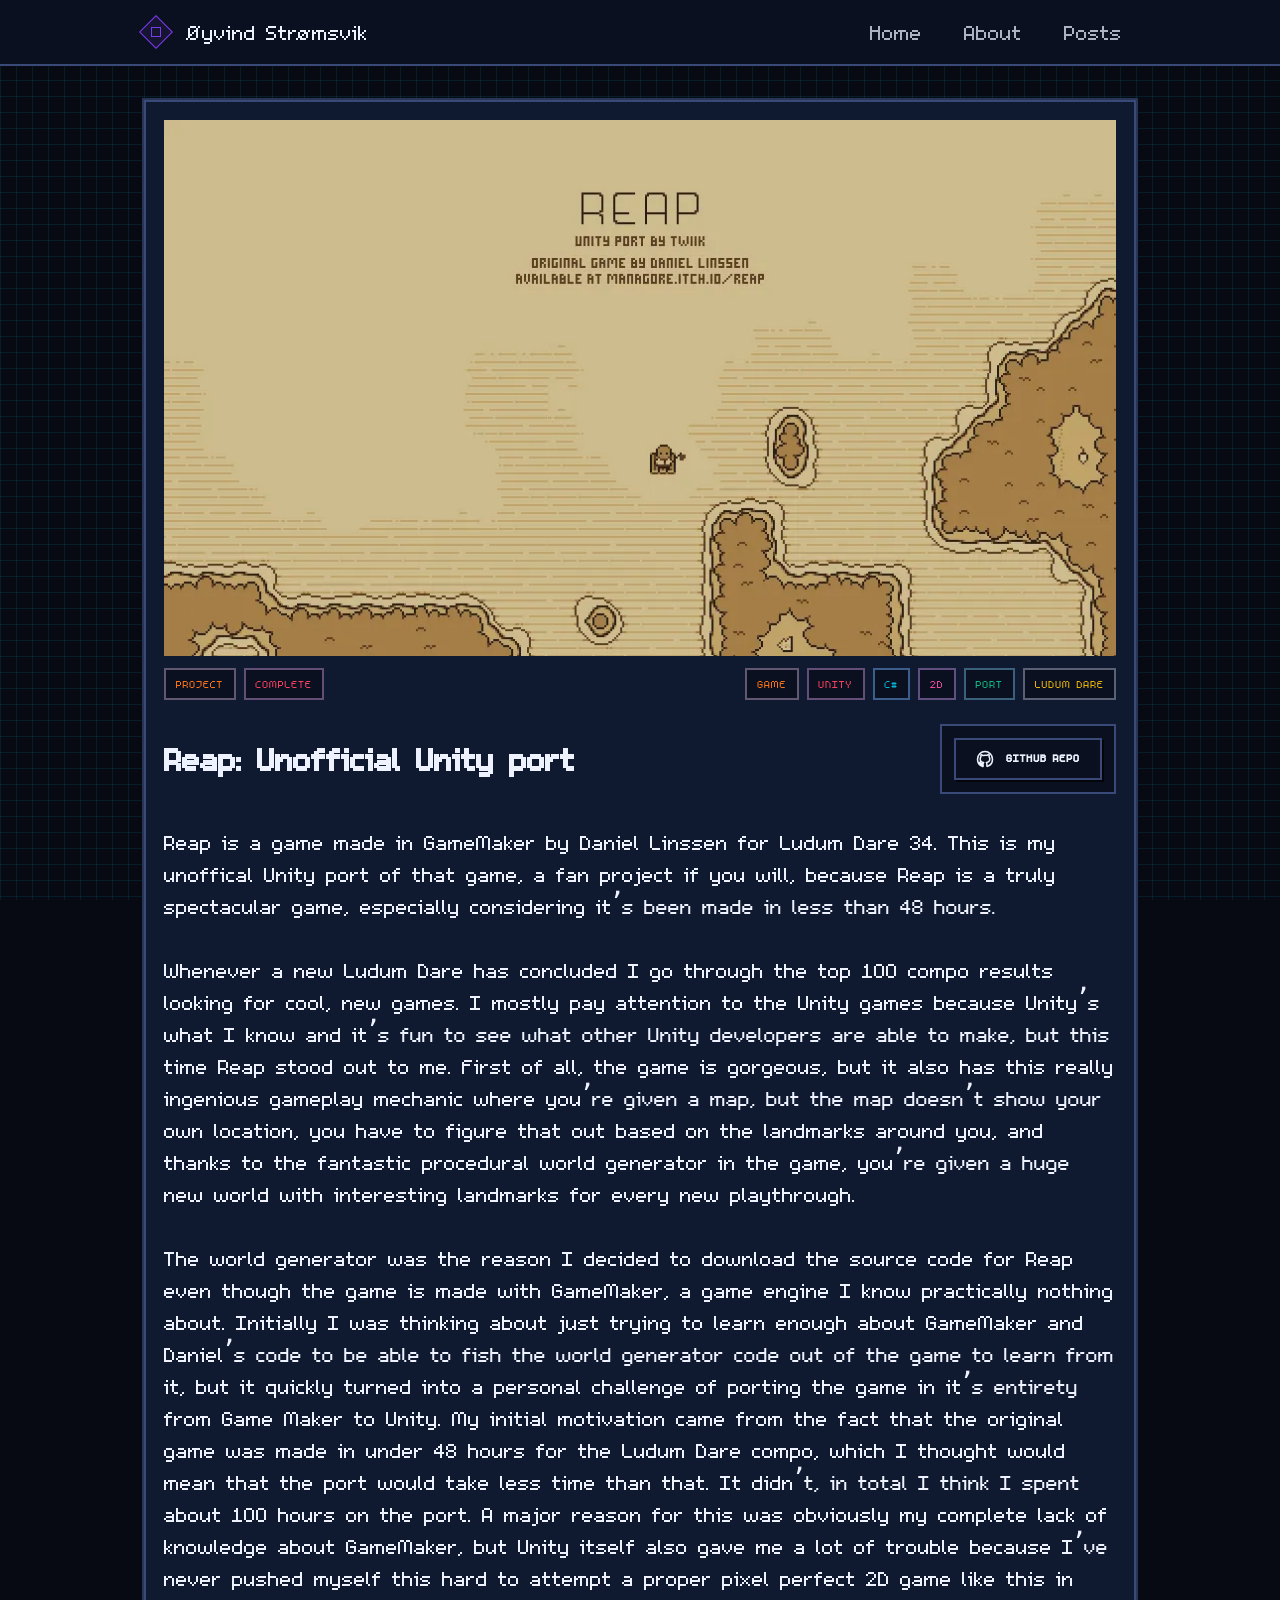
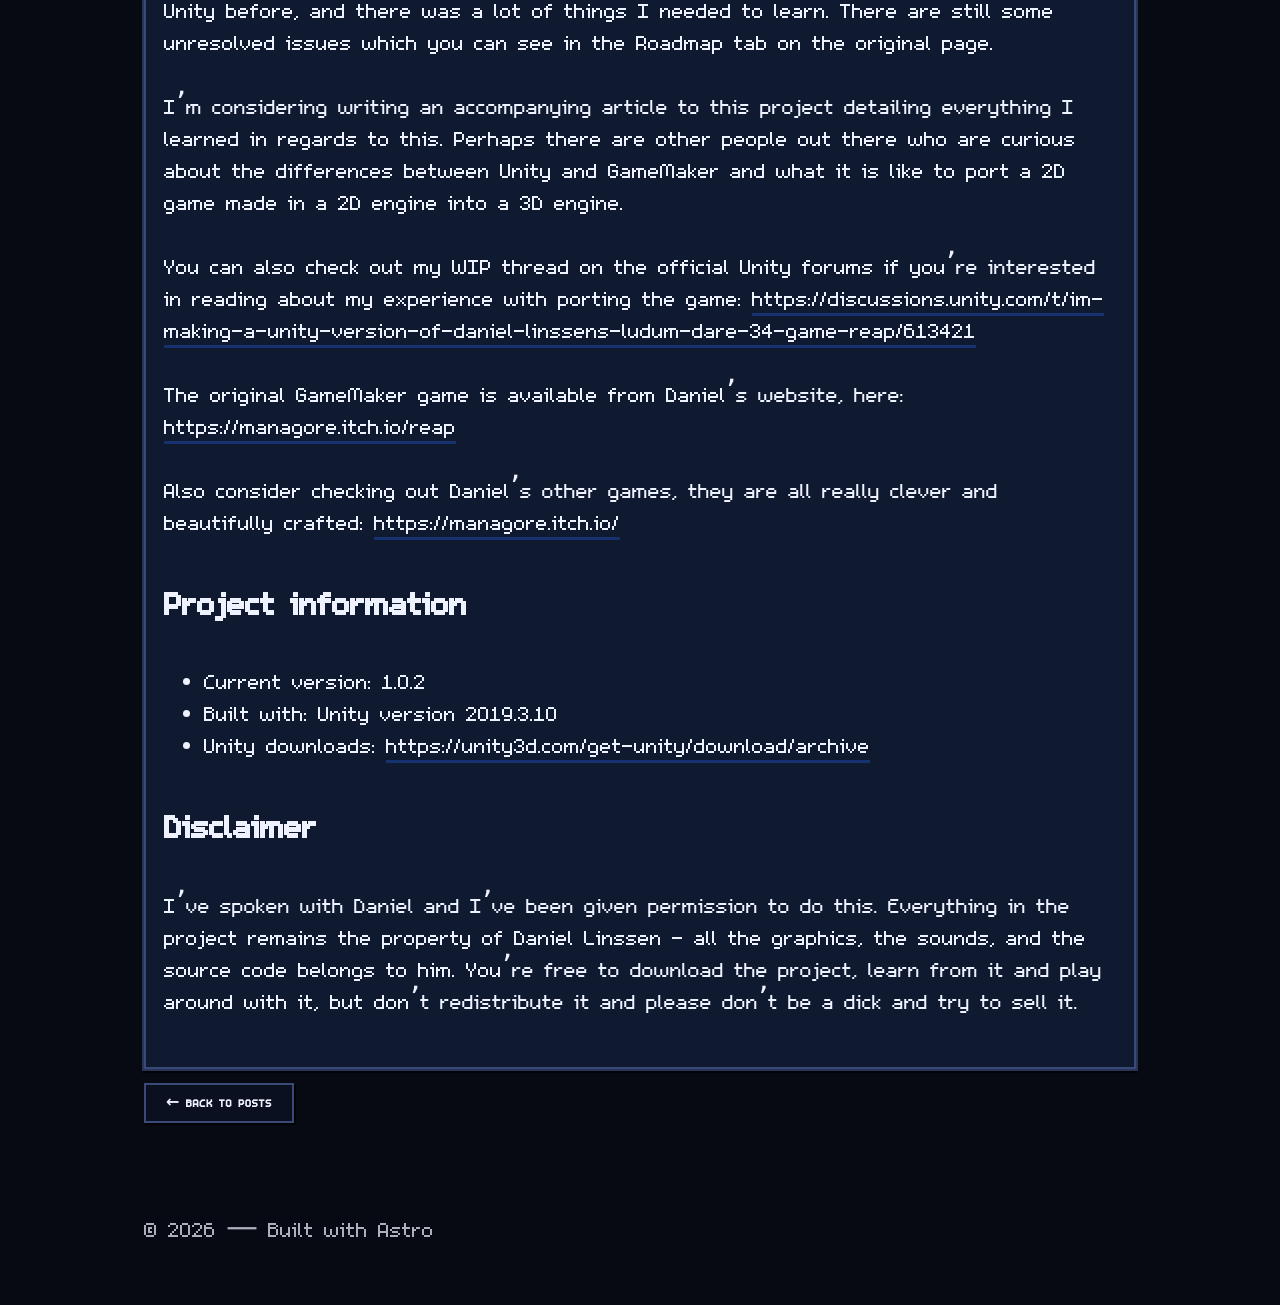
<file: posts/reap/index.html>
<!DOCTYPE html><html lang="en"> <head><meta charset="utf-8"><meta name="viewport" content="width=device-width, initial-scale=1"><title>Reap: Unofficial Unity port — Posts</title><meta name="description" content="Reap is a game made in GameMaker by Daniel Linssen for Ludum Dare 34. This is my unoffical Unity port of that game."><link rel="stylesheet" href="/_astro/Z_G2QBiD.css"></head> <body> <div id="grid-bg"></div> <div id="grid-warp"></div> <div class="topbar"> <div class="container topbar-inner"> <div class="brand"> <a href="/" class="link-reset"><span class="brand-logo"></span>Øyvind Strømsvik</a> </div> <button class="nav-toggle" aria-label="Toggle menu" aria-expanded="false"> <span></span> <span></span> <span></span> </button> <nav class="nav" aria-label="Primary"> <a href="/">Home</a> <a href="/about/">About</a> <a href="/posts/">Posts</a> </nav> </div> </div> <main>  <section class="section" style="padding-top:34px"> <div class="container prose"> <div class="card"> <img src="/_astro/TSoXzq_z_2vc4gz.webp" alt="Reap: Unofficial Unity port cover" sizes="(max-width: 1040px) 100vw, 1040px" loading="eager" decoding="async" style="width:100%;height:auto;display:block" fetchpriority="auto" width="1200" height="675"> <div style="display: flex; justify-content: space-between; align-items: flex-start; padding: 12px 0 24px; margin-bottom: 0; flex-wrap: wrap; gap: 12px;"> <div class="chips"> <a href="/posts/?type=project" class="chip link-reset">project</a> <a href="/posts/?status=complete" class="chip link-reset">complete</a> </div> <div class="chips" style="justify-content: flex-end;"> <a href="/posts/?tag=Game" class="chip link-reset">Game</a><a href="/posts/?tag=Unity" class="chip link-reset">Unity</a><a href="/posts/?tag=C#" class="chip link-reset">C#</a><a href="/posts/?tag=2D" class="chip link-reset">2D</a><a href="/posts/?tag=Port" class="chip link-reset">Port</a><a href="/posts/?tag=Ludum Dare" class="chip link-reset">Ludum Dare</a> </div> </div> <div style="display: flex; align-items: center; justify-content: space-between; gap: 24px; margin-bottom: 32px; flex-wrap: wrap;"> <h1 style="margin: 0; line-height: 1.1;"> Reap: Unofficial Unity port </h1> <div class="card" style="padding: 12px; background: var(--px-bg-2); border-color: var(--card-border); flex-shrink: 0; box-shadow: none;"> <div class="btn-row" style="margin-top: 0; gap: 8px;">  <a href="https://github.com/oyvind-stromsvik/reap-unofficial-unity-port" target="_blank" rel="noopener" class="btn link-btn" style="display: block; width: 100%; text-align: center;"> <svg style="vertical-align: middle; margin-right: 6px;" width="18" height="18" viewBox="0 0 24 24" fill="none" stroke="currentColor" stroke-width="2" stroke-linecap="round" stroke-linejoin="round"><path d="M12 2C6.48 2 2 6.58 2 12.26c0 4.5 2.87 8.32 6.84 9.67.5.09.68-.22.68-.48 0-.24-.01-.87-.01-1.7-2.78.62-3.37-1.36-3.37-1.36-.45-1.17-1.1-1.48-1.1-1.48-.9-.63.07-.62.07-.62 1 .07 1.53 1.05 1.53 1.05.89 1.56 2.34 1.11 2.91.85.09-.66.35-1.11.63-1.37-2.22-.26-4.56-1.14-4.56-5.07 0-1.12.39-2.03 1.03-2.75-.1-.26-.45-1.3.1-2.7 0 0 .84-.28 2.75 1.05A9.38 9.38 0 0 1 12 6.84c.85.004 1.71.12 2.51.35 1.91-1.33 2.75-1.05 2.75-1.05.55 1.4.2 2.44.1 2.7.64.72 1.03 1.63 1.03 2.75 0 3.94-2.34 4.81-4.57 5.07.36.32.68.94.68 1.9 0 1.37-.01 2.47-.01 2.81 0 .27.18.58.69.48C19.13 20.58 22 16.76 22 12.26 22 6.58 17.52 2 12 2z"></path></svg>
Github Repo
</a> </div> </div> </div> <p>Reap is a game made in GameMaker by Daniel Linssen for Ludum Dare 34. This is my unoffical Unity port of that game, a fan project if you will, because Reap is a truly spectacular game, especially considering it’s been made in less than 48 hours.</p>
<p>Whenever a new Ludum Dare has concluded I go through the top 100 compo results looking for cool, new games. I mostly pay attention to the Unity games because Unity’s what I know and it’s fun to see what other Unity developers are able to make, but this time Reap stood out to me. First of all, the game is gorgeous, but it also has this really ingenious gameplay mechanic where you’re given a map, but the map doesn’t show your own location, you have to figure that out based on the landmarks around you, and thanks to the fantastic procedural world generator in the game, you’re given a huge new world with interesting landmarks for every new playthrough.</p>
<p>The world generator was the reason I decided to download the source code for Reap even though the game is made with GameMaker, a game engine I know practically nothing about. Initially I was thinking about just trying to learn enough about GameMaker and Daniel’s code to be able to fish the world generator code out of the game to learn from it, but it quickly turned into a personal challenge of porting the game in it’s entirety from Game Maker to Unity. My initial motivation came from the fact that the original game was made in under 48 hours for the Ludum Dare compo, which I thought would mean that the port would take less time than that. It didn’t, in total I think I spent about 100 hours on the port. A major reason for this was obviously my complete lack of knowledge about GameMaker, but Unity itself also gave me a lot of trouble because I’ve never pushed myself this hard to attempt a proper pixel perfect 2D game like this in Unity before, and there was a lot of things I needed to learn. There are still some unresolved issues which you can see in the Roadmap tab on the original page.</p>
<p>I’m considering writing an accompanying article to this project detailing everything I learned in regards to this. Perhaps there are other people out there who are curious about the differences between Unity and GameMaker and what it is like to port a 2D game made in a 2D engine into a 3D engine.</p>
<p>You can also check out my WIP thread on the official Unity forums if you’re interested in reading about my experience with porting the game: <a href="https://discussions.unity.com/t/im-making-a-unity-version-of-daniel-linssens-ludum-dare-34-game-reap/613421">https://discussions.unity.com/t/im-making-a-unity-version-of-daniel-linssens-ludum-dare-34-game-reap/613421</a></p>
<p>The original GameMaker game is available from Daniel’s website, here: <a href="https://managore.itch.io/reap">https://managore.itch.io/reap</a></p>
<p>Also consider checking out Daniel’s other games, they are all really clever and beautifully crafted: <a href="https://managore.itch.io/">https://managore.itch.io/</a></p>
<h2 id="project-information">Project information</h2>
<ul>
<li>Current version: 1.0.2</li>
<li>Built with: Unity version 2019.3.10</li>
<li>Unity downloads: <a href="https://unity3d.com/get-unity/download/archive">https://unity3d.com/get-unity/download/archive</a></li>
</ul>
<h2 id="disclaimer">Disclaimer</h2>
<p>I’ve spoken with Daniel and I’ve been given permission to do this. Everything in the project remains the property of Daniel Linssen - all the graphics, the sounds, and the source code belongs to him. You’re free to download the project, learn from it and play around with it, but don’t redistribute it and please don’t be a dick and try to sell it.</p> </div> <div style="margin-top:14px"> <a class="btn" href="/posts/">← Back to posts</a> </div> </div> </section>  </main> <footer class="footer"> <div class="container">© 2026 — Built with Astro</div> </footer> <div id="crt-overlay"> <div class="scanlines"></div> <!-- Vignette / Curve effect via CSS --> <button class="crt-badge" id="crt-badge">CRT MODE</button> </div> <script type="module">const t="crt-mode";function s(){sessionStorage.getItem(t)==="true"&&n(!1),document.addEventListener("crt-mode-enable",()=>{n(!0)}),document.getElementById("crt-badge")?.addEventListener("click",()=>{d()})}function n(e=!0){sessionStorage.setItem(t,"true"),document.documentElement.classList.add("crt-mode-active");const o=document.getElementById("crt-overlay");o&&o.classList.add("visible"),console.log("CRT MODE ACTIVATED")}function d(){sessionStorage.removeItem(t),document.documentElement.classList.remove("crt-mode-active");const e=document.getElementById("crt-overlay");e&&e.classList.remove("visible")}s();document.addEventListener("astro:page-load",s);</script>  <script type="module">const o=e=>{document.body.classList.contains("game-active")||(document.documentElement.style.setProperty("--mouse-x",e.clientX+"px"),document.documentElement.style.setProperty("--mouse-y",e.clientY+"px"))};document.addEventListener("mousemove",o);document.addEventListener("touchmove",e=>o(e.touches[0]));const t=document.querySelector(".nav-toggle"),n=document.querySelector(".nav");t&&n&&(t.addEventListener("click",()=>{const e=t.getAttribute("aria-expanded")==="true";t.setAttribute("aria-expanded",String(!e)),n.classList.toggle("open")}),n.querySelectorAll("a").forEach(e=>{e.addEventListener("click",()=>{t.setAttribute("aria-expanded","false"),n.classList.remove("open")})}),document.addEventListener("click",e=>{e.target.closest(".topbar-inner")||(t.setAttribute("aria-expanded","false"),n.classList.remove("open"))}));</script> </body> </html>
</file>
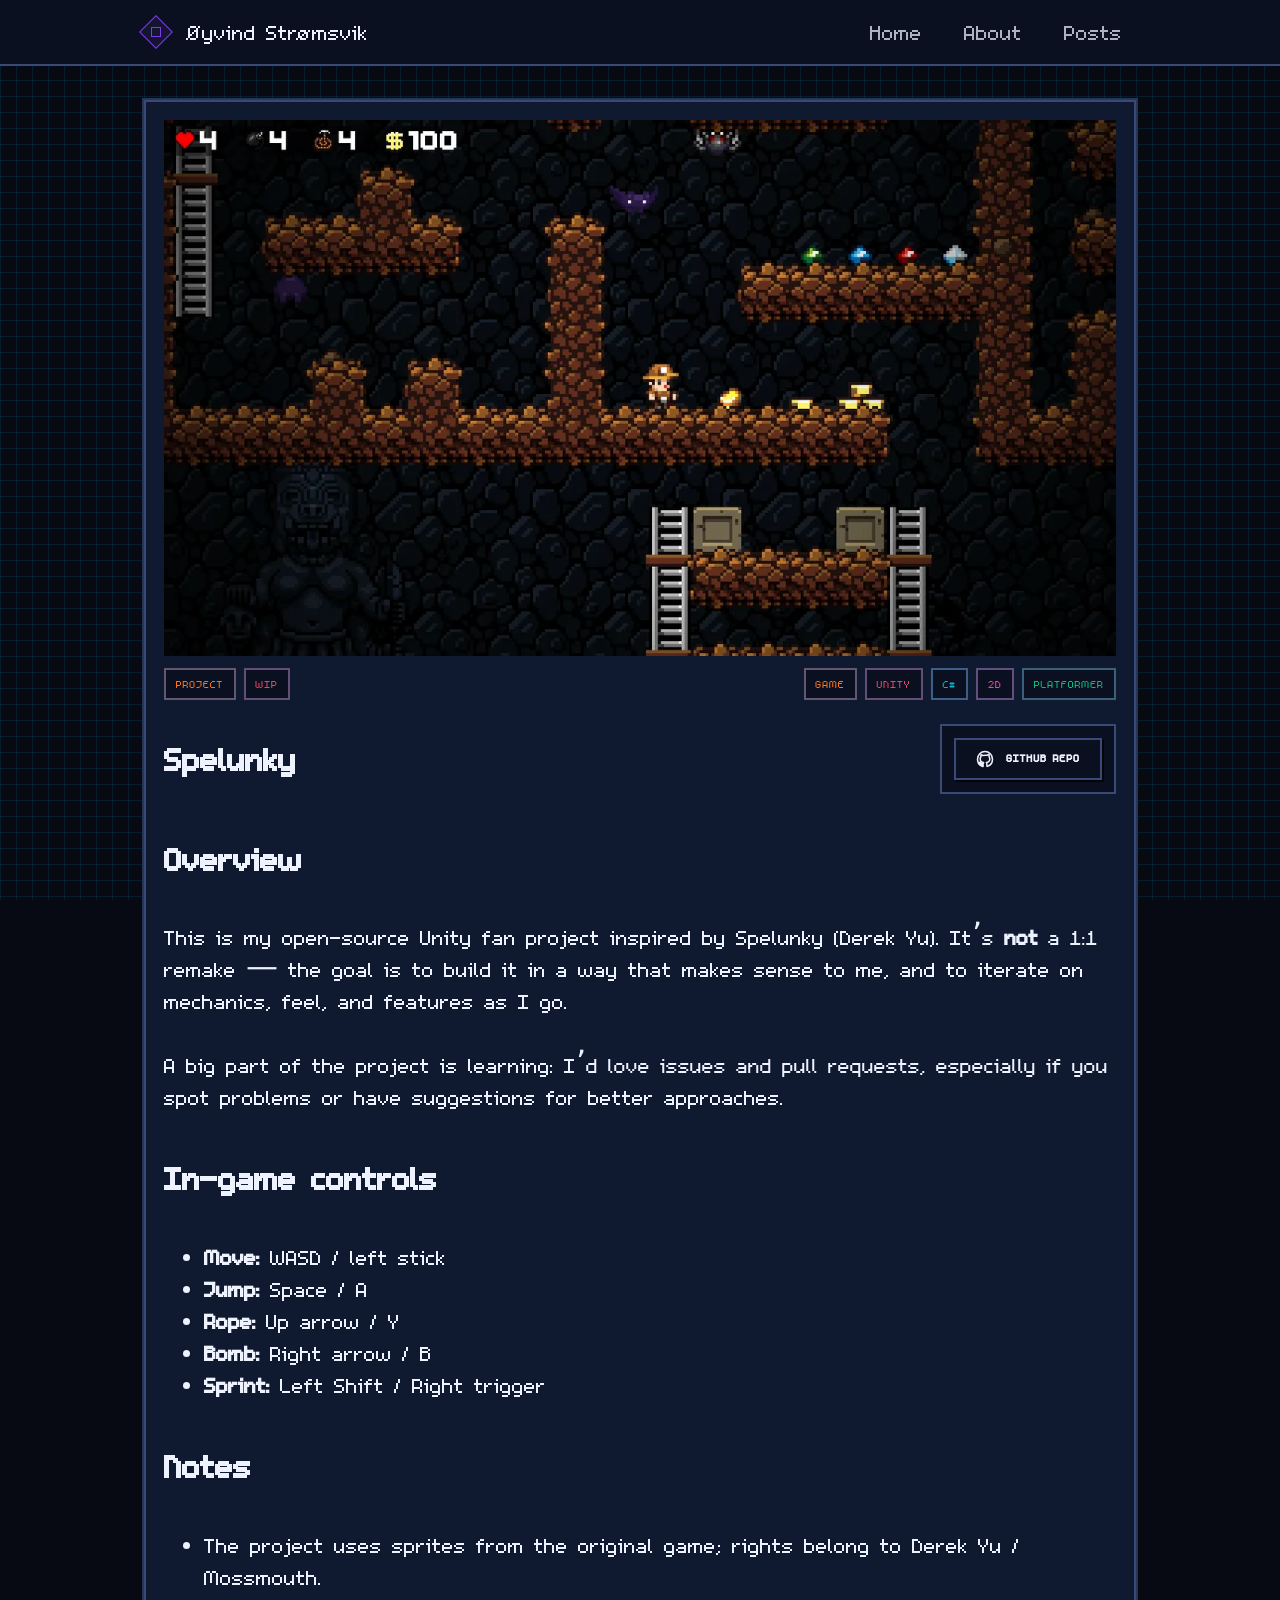
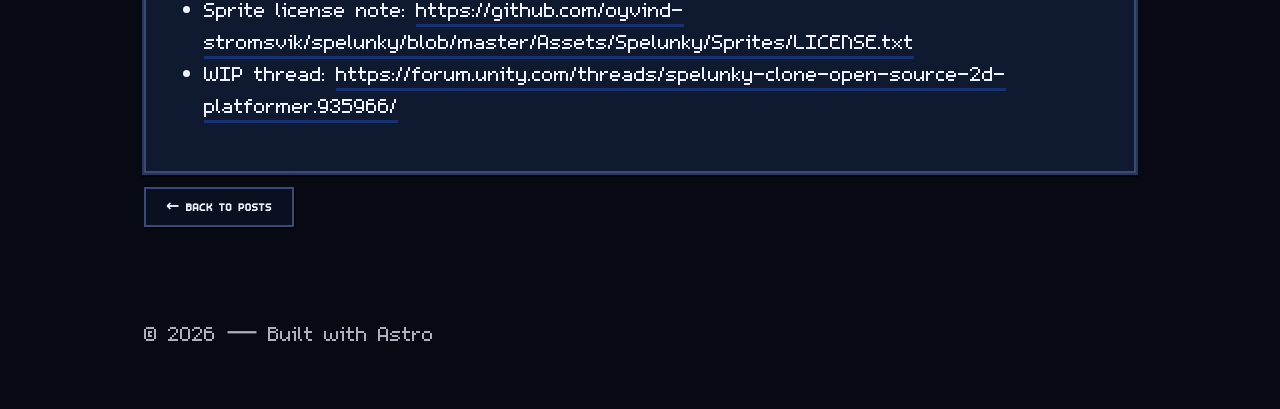
<file: posts/spelunky/index.html>
<!DOCTYPE html><html lang="en"> <head><meta charset="utf-8"><meta name="viewport" content="width=device-width, initial-scale=1"><title>Spelunky — Posts</title><meta name="description" content="My open-source Unity fan project inspired by Spelunky (Derek Yu)"><link rel="stylesheet" href="/_astro/Z_G2QBiD.css"></head> <body> <div id="grid-bg"></div> <div id="grid-warp"></div> <div class="topbar"> <div class="container topbar-inner"> <div class="brand"> <a href="/" class="link-reset"><span class="brand-logo"></span>Øyvind Strømsvik</a> </div> <button class="nav-toggle" aria-label="Toggle menu" aria-expanded="false"> <span></span> <span></span> <span></span> </button> <nav class="nav" aria-label="Primary"> <a href="/">Home</a> <a href="/about/">About</a> <a href="/posts/">Posts</a> </nav> </div> </div> <main>  <section class="section" style="padding-top:34px"> <div class="container prose"> <div class="card"> <img src="/_astro/CkblJXaf_Z1s5voy.webp" alt="Spelunky cover" sizes="(max-width: 1040px) 100vw, 1040px" loading="eager" decoding="async" style="width:100%;height:auto;display:block" fetchpriority="auto" width="1200" height="675"> <div style="display: flex; justify-content: space-between; align-items: flex-start; padding: 12px 0 24px; margin-bottom: 0; flex-wrap: wrap; gap: 12px;"> <div class="chips"> <a href="/posts/?type=project" class="chip link-reset">project</a> <a href="/posts/?status=wip" class="chip link-reset">wip</a> </div> <div class="chips" style="justify-content: flex-end;"> <a href="/posts/?tag=Game" class="chip link-reset">Game</a><a href="/posts/?tag=Unity" class="chip link-reset">Unity</a><a href="/posts/?tag=C#" class="chip link-reset">C#</a><a href="/posts/?tag=2D" class="chip link-reset">2D</a><a href="/posts/?tag=Platformer" class="chip link-reset">Platformer</a> </div> </div> <div style="display: flex; align-items: center; justify-content: space-between; gap: 24px; margin-bottom: 32px; flex-wrap: wrap;"> <h1 style="margin: 0; line-height: 1.1;"> Spelunky </h1> <div class="card" style="padding: 12px; background: var(--px-bg-2); border-color: var(--card-border); flex-shrink: 0; box-shadow: none;"> <div class="btn-row" style="margin-top: 0; gap: 8px;">  <a href="https://github.com/oyvind-stromsvik/spelunky" target="_blank" rel="noopener" class="btn link-btn" style="display: block; width: 100%; text-align: center;"> <svg style="vertical-align: middle; margin-right: 6px;" width="18" height="18" viewBox="0 0 24 24" fill="none" stroke="currentColor" stroke-width="2" stroke-linecap="round" stroke-linejoin="round"><path d="M12 2C6.48 2 2 6.58 2 12.26c0 4.5 2.87 8.32 6.84 9.67.5.09.68-.22.68-.48 0-.24-.01-.87-.01-1.7-2.78.62-3.37-1.36-3.37-1.36-.45-1.17-1.1-1.48-1.1-1.48-.9-.63.07-.62.07-.62 1 .07 1.53 1.05 1.53 1.05.89 1.56 2.34 1.11 2.91.85.09-.66.35-1.11.63-1.37-2.22-.26-4.56-1.14-4.56-5.07 0-1.12.39-2.03 1.03-2.75-.1-.26-.45-1.3.1-2.7 0 0 .84-.28 2.75 1.05A9.38 9.38 0 0 1 12 6.84c.85.004 1.71.12 2.51.35 1.91-1.33 2.75-1.05 2.75-1.05.55 1.4.2 2.44.1 2.7.64.72 1.03 1.63 1.03 2.75 0 3.94-2.34 4.81-4.57 5.07.36.32.68.94.68 1.9 0 1.37-.01 2.47-.01 2.81 0 .27.18.58.69.48C19.13 20.58 22 16.76 22 12.26 22 6.58 17.52 2 12 2z"></path></svg>
Github Repo
</a> </div> </div> </div> <h2 id="overview">Overview</h2>
<p>This is my open-source Unity fan project inspired by Spelunky (Derek Yu). It’s <strong>not</strong> a 1:1 remake — the goal is to build it in a way that makes sense to me, and to iterate on mechanics, feel, and features as I go.</p>
<p>A big part of the project is learning: I’d love issues and pull requests, especially if you spot problems or have suggestions for better approaches.</p>
<h2 id="in-game-controls">In-game controls</h2>
<ul>
<li><strong>Move:</strong> WASD / left stick</li>
<li><strong>Jump:</strong> Space / A</li>
<li><strong>Rope:</strong> Up arrow / Y</li>
<li><strong>Bomb:</strong> Right arrow / B</li>
<li><strong>Sprint:</strong> Left Shift / Right trigger</li>
</ul>
<h2 id="notes">Notes</h2>
<ul>
<li>The project uses sprites from the original game; rights belong to Derek Yu / Mossmouth.</li>
<li>Sprite license note: <a href="https://github.com/oyvind-stromsvik/spelunky/blob/master/Assets/Spelunky/Sprites/LICENSE.txt">https://github.com/oyvind-stromsvik/spelunky/blob/master/Assets/Spelunky/Sprites/LICENSE.txt</a></li>
<li>WIP thread: <a href="https://forum.unity.com/threads/spelunky-clone-open-source-2d-platformer.935966/">https://forum.unity.com/threads/spelunky-clone-open-source-2d-platformer.935966/</a></li>
</ul> </div> <div style="margin-top:14px"> <a class="btn" href="/posts/">← Back to posts</a> </div> </div> </section>  </main> <footer class="footer"> <div class="container">© 2026 — Built with Astro</div> </footer> <div id="crt-overlay"> <div class="scanlines"></div> <!-- Vignette / Curve effect via CSS --> <button class="crt-badge" id="crt-badge">CRT MODE</button> </div> <script type="module">const t="crt-mode";function s(){sessionStorage.getItem(t)==="true"&&n(!1),document.addEventListener("crt-mode-enable",()=>{n(!0)}),document.getElementById("crt-badge")?.addEventListener("click",()=>{d()})}function n(e=!0){sessionStorage.setItem(t,"true"),document.documentElement.classList.add("crt-mode-active");const o=document.getElementById("crt-overlay");o&&o.classList.add("visible"),console.log("CRT MODE ACTIVATED")}function d(){sessionStorage.removeItem(t),document.documentElement.classList.remove("crt-mode-active");const e=document.getElementById("crt-overlay");e&&e.classList.remove("visible")}s();document.addEventListener("astro:page-load",s);</script>  <script type="module">const o=e=>{document.body.classList.contains("game-active")||(document.documentElement.style.setProperty("--mouse-x",e.clientX+"px"),document.documentElement.style.setProperty("--mouse-y",e.clientY+"px"))};document.addEventListener("mousemove",o);document.addEventListener("touchmove",e=>o(e.touches[0]));const t=document.querySelector(".nav-toggle"),n=document.querySelector(".nav");t&&n&&(t.addEventListener("click",()=>{const e=t.getAttribute("aria-expanded")==="true";t.setAttribute("aria-expanded",String(!e)),n.classList.toggle("open")}),n.querySelectorAll("a").forEach(e=>{e.addEventListener("click",()=>{t.setAttribute("aria-expanded","false"),n.classList.remove("open")})}),document.addEventListener("click",e=>{e.target.closest(".topbar-inner")||(t.setAttribute("aria-expanded","false"),n.classList.remove("open"))}));</script> </body> </html>
</file>
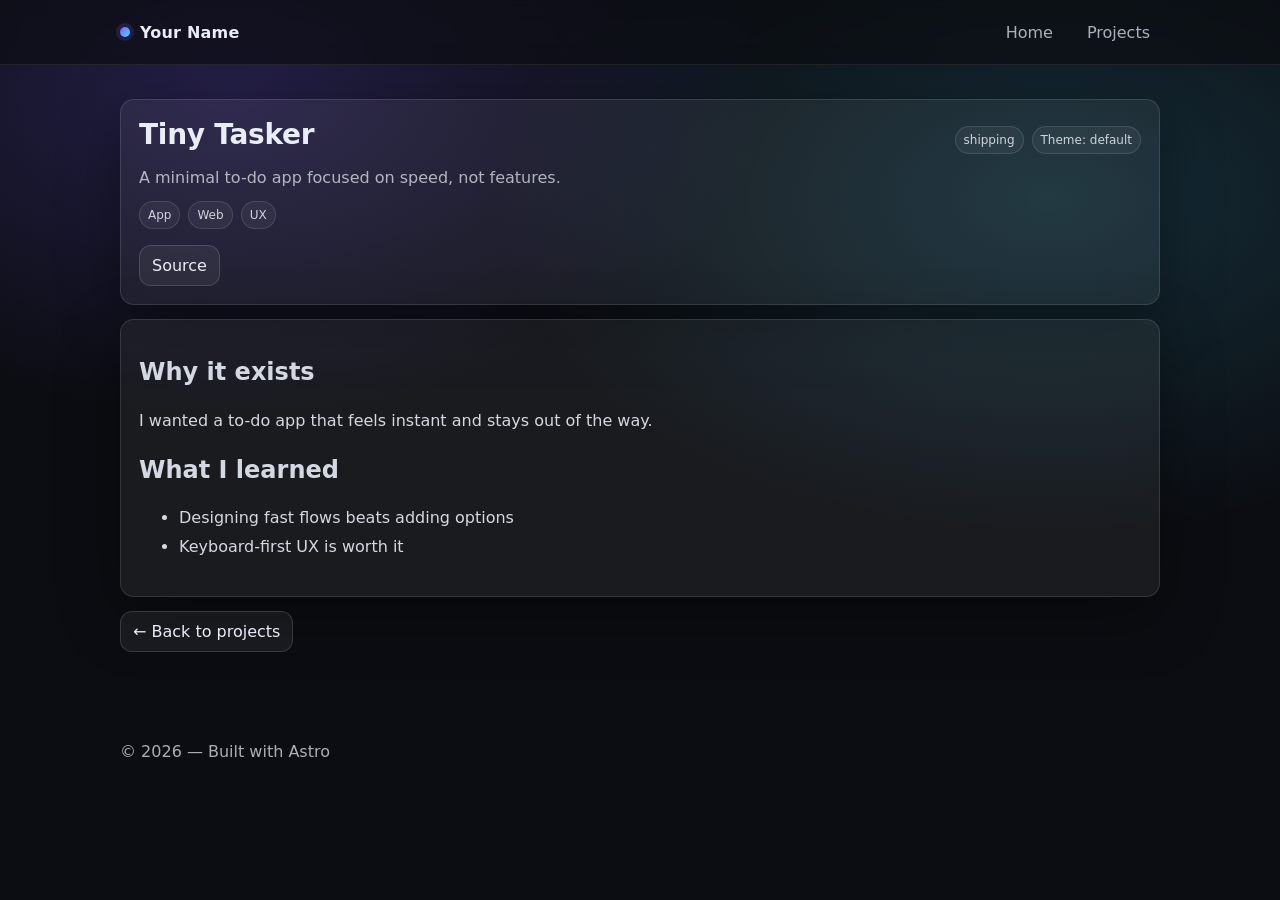
<file: projects/tiny-tasker/index.html>
<!DOCTYPE html><html lang="en" data-theme="default"> <head><meta charset="utf-8"><meta name="viewport" content="width=device-width, initial-scale=1"><title>Tiny Tasker — Projects</title><meta name="description" content="A minimal to-do app focused on speed, not features."><style>:root{color-scheme:light;--bg: #0b0d12;--fg: #e9edf7;--muted: rgba(233, 237, 247, .72);--card: rgba(255, 255, 255, .06);--card-border: rgba(255, 255, 255, .12);--shadow: 0 18px 60px rgba(0, 0, 0, .35);--accent: #7c5cff;--accent-2: #4cd7ff;--radius: 14px;--maxw: 1040px;--pad: 24px;--font: ui-sans-serif, system-ui, -apple-system, Segoe UI, Roboto, Helvetica, Arial, "Apple Color Emoji", "Segoe UI Emoji";--mono: ui-monospace, SFMono-Regular, Menlo, Monaco, Consolas, "Liberation Mono", "Courier New", monospace}html{background:radial-gradient(900px 540px at 18% 10%,rgba(124,92,255,.22),transparent 60%),radial-gradient(900px 540px at 82% 22%,rgba(76,215,255,.16),transparent 62%),var(--bg);color:var(--fg);font-family:var(--font)}body{margin:0;min-height:100vh}[data-theme=neon]{--accent: #35ffa8;--accent-2: #7c5cff}[data-theme=retro]{--accent: #ffb020;--accent-2: #ff4d6d}.container{max-width:var(--maxw);margin:0 auto;padding:0 var(--pad)}.topbar{position:sticky;top:0;z-index:20;backdrop-filter:blur(10px);background:#0b0d12a6;border-bottom:1px solid rgba(255,255,255,.08)}.topbar-inner{display:flex;align-items:center;justify-content:space-between;height:64px}.brand{display:flex;align-items:center;gap:10px;font-weight:700;letter-spacing:.2px}.dot{width:10px;height:10px;border-radius:999px;background:linear-gradient(135deg,var(--accent),var(--accent-2));box-shadow:0 0 0 4px #7c5cff29}.nav{display:flex;gap:14px}.nav a{text-decoration:none;color:var(--muted);padding:8px 10px;border-radius:10px}.nav a:hover{color:var(--fg);background:#ffffff0f}.hero{padding:56px 0 26px}.hero-grid{display:grid;grid-template-columns:1.2fr .8fr;gap:22px;align-items:start}@media(max-width:900px){.hero-grid{grid-template-columns:1fr}}.h1{font-size:clamp(34px,4.4vw,56px);line-height:1.04;margin:0 0 12px;letter-spacing:-.02em}.lead{margin:0;font-size:16px;line-height:1.7;color:var(--muted)}.card{background:var(--card);border:1px solid var(--card-border);border-radius:var(--radius);box-shadow:var(--shadow)}.card-inner{padding:18px}.btn-row{display:flex;flex-wrap:wrap;gap:10px;margin-top:16px}.btn{display:inline-flex;align-items:center;gap:10px;padding:10px 12px;border-radius:12px;text-decoration:none;color:var(--fg);border:1px solid rgba(255,255,255,.14);background:#ffffff0f}.btn.primary{border-color:#7c5cff66;background:linear-gradient(135deg,#7c5cff47,#4cd7ff1f)}.btn:hover{transform:translateY(-1px)}.section{padding:22px 0 56px}.section-title{display:flex;align-items:baseline;justify-content:space-between;gap:12px;margin:0 0 14px}.section-title h2{margin:0;font-size:18px;letter-spacing:.2px}.section-title a{color:var(--muted);text-decoration:none}.section-title a:hover{color:var(--fg)}.grid{display:grid;grid-template-columns:repeat(3,minmax(0,1fr));gap:14px}@media(max-width:980px){.grid{grid-template-columns:repeat(2,minmax(0,1fr))}}@media(max-width:640px){.grid{grid-template-columns:1fr}}.project-card{display:grid;grid-template-rows:auto 1fr;overflow:hidden}.project-cover{aspect-ratio:16 / 9;background:linear-gradient(135deg,#7c5cff3d,#4cd7ff24);border-bottom:1px solid rgba(255,255,255,.08)}.project-meta{display:flex;flex-direction:column;gap:10px}.project-meta h3{margin:0;font-size:16px}.project-meta p{margin:0;color:var(--muted);line-height:1.55}.chips{display:flex;flex-wrap:wrap;gap:8px}.chip{font-size:12px;padding:6px 8px;border-radius:999px;border:1px solid rgba(255,255,255,.12);color:#e9edf7db;background:#ffffff0d}.footer{padding:34px 0 60px;color:var(--muted)}.prose{line-height:1.8;color:#e9edf7e6}.prose h1,.prose h2,.prose h3{line-height:1.2}.prose a{color:var(--fg);text-decoration-color:#7c5cff99}.prose code{font-family:var(--mono);font-size:.95em;background:#ffffff14;padding:.16em .34em;border-radius:8px}
</style></head> <body> <div class="topbar"> <div class="container topbar-inner"> <div class="brand"> <span class="dot" aria-hidden="true"></span> <a href="/" style="color:inherit;text-decoration:none">Your Name</a> </div> <nav class="nav" aria-label="Primary"> <a href="/">Home</a> <a href="/projects/">Projects</a> </nav> </div> </div> <main>  <section class="section" style="padding-top:34px"> <div class="container"> <div class="card"> <div class="card-inner"> <div style="display:flex;gap:12px;align-items:baseline;justify-content:space-between;flex-wrap:wrap"> <h1 style="margin:0;font-size:28px;letter-spacing:-0.01em">Tiny Tasker</h1> <div class="chips"> <span class="chip">shipping</span> <span class="chip">Theme: default</span> </div> </div> <p class="lead" style="margin-top:10px">A minimal to-do app focused on speed, not features.</p> <div class="chips" style="margin-top:10px"> <span class="chip">App</span><span class="chip">Web</span><span class="chip">UX</span> </div> <div class="btn-row">    <a class="btn" href="https://github.com/your-username/tiny-tasker" target="_blank" rel="noopener">
Source
</a> </div> </div> </div> <div class="card" style="margin-top:14px"> <div class="card-inner prose"> <h2 id="why-it-exists">Why it exists</h2>
<p>I wanted a to-do app that feels instant and stays out of the way.</p>
<h2 id="what-i-learned">What I learned</h2>
<ul>
<li>Designing fast flows beats adding options</li>
<li>Keyboard-first UX is worth it</li>
</ul> </div> </div> <div style="margin-top:14px"> <a class="btn" href="/projects/">← Back to projects</a> </div> </div> </section>  </main> <footer class="footer"> <div class="container">© 2026 — Built with Astro</div> </footer> </body></html>
</file>
<file: _astro/Z_G2QBiD.css>
:root{--grid-step: var(--px-step, 16px);--grid-line: color-mix(in oklab, var(--accent-2) 12%, transparent)}html{background-color:var(--bg);min-height:100vh}#grid-bg,#grid-warp{position:fixed;top:0;left:0;width:100vw;height:100vh;pointer-events:none;z-index:-1}#grid-bg{background:repeating-linear-gradient(180deg,var(--grid-line) 0 1px,transparent 1px var(--grid-step)),repeating-linear-gradient(90deg,var(--grid-line) 0 1px,transparent 1px var(--grid-step))}#grid-warp{background:repeating-linear-gradient(180deg,var(--accent) 0px 1px,transparent 1px 16px),repeating-linear-gradient(90deg,var(--accent) 0px 1px,transparent 1px 16px);mask-image:radial-gradient(circle 200px at var(--mouse-x, 50%) var(--mouse-y, 50%),black 0%,rgba(0,0,0,.5) 25%,transparent 100%);opacity:.6;mix-blend-mode:color-dodge;z-index:-1}#grid-warp:after{background:repeating-linear-gradient(180deg,var(--accent) 0px 1px,transparent 1px 8px),repeating-linear-gradient(90deg,var(--accent) 0px 1px,transparent 1px 8px);content:"";position:absolute;top:0;left:0;width:100%;height:100%;opacity:.6;mix-blend-mode:overlay}a:active,button:active,.card:active{transform:translateY(var(--px-border))!important}.typewriter{overflow:hidden;border-right:.15em solid var(--accent);white-space:nowrap;margin:0 auto;animation:typing 3.5s steps(40,end),blink-caret .75s step-end infinite}@keyframes typing{0%{width:0}to{width:100%}}@keyframes blink-caret{0%,to{border-color:transparent}50%{border-color:var(--accent)}}::selection{background:var(--accent);color:#fff;text-shadow:2px 2px 0 #000}::-webkit-scrollbar{width:12px;background:var(--bg)}::-webkit-scrollbar-thumb{background:var(--px-surface-2);border:2px solid var(--bg)}::-webkit-scrollbar-thumb:hover{background:var(--accent)}:root{--px-step: 16px;--px-border: 2px;--px-radius: 0px;--px-bg: #070a13;--px-bg-2: #0b1021;--px-bg-3: #0f1630;--px-text: #eef2ff;--px-muted: color-mix(in oklab, var(--px-text) 72%, transparent);--px-surface: #0f1930;--px-surface-2: #142143;--px-border-color: #3a4a78;--px-shadow-color: rgba(0, 0, 0, .66);--accent: #7c3aed;--accent-2: #06b6d4;--accent-3: #f97316;--accent-4: #22c55e;--accent-5: #ec4899;--accent-6: #eab308;--accent-7: #f43f5e;--accent-8: #8b5cf6;--accent-9: #10b981;--bg: var(--px-bg);--bg-2: var(--px-bg-2);--bg-3: var(--px-bg-3);--fg: var(--px-text);--muted: var(--px-muted);--card: var(--px-surface);--card-border: var(--px-border-color);--radius: var(--px-radius);--ring: color-mix(in oklab, var(--accent) 70%, white);--shadow: 0 0 0 var(--px-border) color-mix(in oklab, var(--card-border) 80%, black), 0 var(--px-border) 0 var(--px-border) var(--px-shadow-color);--shadow-hover: 0 0 0 var(--px-border) color-mix(in oklab, var(--accent) 45%, var(--card-border)), 0 calc(var(--px-border) * 2) 0 var(--px-border) rgba(0, 0, 0, .78);--fancy-gradient: repeating-linear-gradient(135deg, color-mix(in oklab, var(--accent) 80%, black) 0 calc(var(--px-step) * 1), color-mix(in oklab, var(--accent-2) 80%, black) calc(var(--px-step) * 1) calc(var(--px-step) * 2), color-mix(in oklab, var(--accent-3) 82%, black) calc(var(--px-step) * 2) calc(var(--px-step) * 3));--fancy-shadow: var(--shadow);--maxw: 1040px;--pad: 24px;--ui-font: ui-sans-serif, system-ui, -apple-system, Segoe UI, Roboto, Helvetica, Arial, "Apple Color Emoji", "Segoe UI Emoji";--font: "m5x7", var(--ui-font);--mono: ui-monospace, SFMono-Regular, Menlo, Monaco, Consolas, "Liberation Mono", "Courier New", monospace;--ease-spring: cubic-bezier(.2, .85, .2, 1)}@font-face{font-family:m5x7;src:url(/fonts/m5x7.ttf) format("truetype");font-display:swap;font-weight:400;font-style:normal}*{box-sizing:border-box}html{font-size:32px;line-height:1;color:var(--fg);font-family:var(--page-font, var(--font));text-rendering:optimizeLegibility;-webkit-font-smoothing:none!important;-moz-osx-font-smoothing:auto;text-rendering:geometricPrecision;word-break:break-word}body{margin:0;min-height:100vh}@media(prefers-reduced-motion:reduce){*,*:before,*:after{animation:none!important;transition:none!important;scroll-behavior:auto!important}}.container{max-width:var(--maxw);margin:0 auto;padding:0 var(--pad)}.topbar{background:var(--bg-2);border-bottom:var(--px-border) solid var(--card-border);backdrop-filter:blur(8px);position:relative;z-index:100}.topbar-inner{display:flex;align-items:center;justify-content:space-between;height:64px;position:relative}.brand a{display:block;height:32px;font-size:32px;line-height:32px}.brand-logo{font-size:32px;line-height:32px;margin-right:20px;display:inline-flex;align-items:center;justify-content:center;width:24px;height:24px;border:1px solid var(--accent);transition:all .3s var(--ease-spring);background-color:color-mix(in oklab,var(--bg-2) 90%,var(--accent));transform:rotate(45deg);position:relative;top:-3px;&:after{border:1px solid var(--accent);width:8px;height:8px;display:block;content:"";rotate:45deg;transition:all .3s var(--ease-spring)}}.brand:hover .brand-logo{margin-right:10px;transform:rotate(90deg);box-shadow:0 0 12px color-mix(in oklab,var(--accent) 60%,transparent),0 0 24px color-mix(in oklab,var(--accent-2) 40%,transparent);border-color:color-mix(in oklab,var(--accent) 80%,var(--card-border));animation:pulse-glow 3s var(--ease-spring) infinite;&:after{border-color:var(--accent);background-color:var(--accent)}}@keyframes pulse-glow{0%,to{box-shadow:0 0 8px color-mix(in oklab,var(--accent) 40%,transparent)}50%{box-shadow:0 0 16px color-mix(in oklab,var(--accent) 60%,transparent),0 0 24px color-mix(in oklab,var(--accent-2) 30%,transparent)}}.nav-toggle{display:none;flex-direction:column;background:none;border:none;cursor:pointer;padding:8px;gap:5px;z-index:101;align-items:center;justify-content:center}.nav-toggle span{width:24px;height:2px;background:var(--fg);border-radius:2px;transition:all .3s var(--ease-spring);display:block}.nav-toggle[aria-expanded=true] span:nth-child(1){transform:translateY(7px) rotate(45deg)}.nav-toggle[aria-expanded=true] span:nth-child(2){opacity:0}.nav-toggle[aria-expanded=true] span:nth-child(3){transform:translateY(-7px) rotate(-45deg)}.nav{display:flex;gap:14px;align-items:center}.nav a{text-decoration:none;color:var(--muted);padding:8px 12px;border-radius:var(--radius);border:var(--px-border) solid transparent;position:relative;outline:none;transition:background .2s var(--ease-spring),color .2s var(--ease-spring),transform .2s var(--ease-spring),box-shadow .2s var(--ease-spring),border-color .2s var(--ease-spring)}.nav a:before{content:"";position:absolute;inset:0;background:linear-gradient(135deg,transparent,color-mix(in oklab,var(--accent) 20%,transparent),transparent);border-radius:var(--radius);opacity:0;transition:opacity .2s var(--ease-spring);pointer-events:none}.nav a:hover{color:var(--fg);background:color-mix(in oklab,var(--accent-2) 16%,transparent);border-color:color-mix(in oklab,var(--accent-2) 50%,var(--card-border));transform:translateY(-2px);box-shadow:0 4px 12px color-mix(in oklab,var(--accent) 20%,transparent)}.nav a:hover:before{opacity:1}.nav a:focus-visible{box-shadow:0 0 0 4px color-mix(in oklab,var(--ring) 45%,transparent);border-color:color-mix(in oklab,var(--accent) 70%,var(--card-border))}.nav a:active{transform:translateY(-1px)}@media(max-width:700px){.nav-toggle{display:flex}.nav{position:absolute;top:64px;right:0;left:0;flex-direction:column;gap:0;background:color-mix(in oklab,var(--bg-2) 95%,black);border-bottom:var(--px-border) solid var(--card-border);padding:0;max-height:0;overflow:hidden;transition:max-height .3s var(--ease-spring)}.nav.open{max-height:200px;padding:12px 0}.nav a{width:100%;padding:12px var(--pad);border-radius:0;border:none;border-bottom:var(--px-border) solid color-mix(in oklab,var(--card-border) 50%,transparent);text-align:left}.nav a:last-child{border-bottom:none}.nav a:hover{background:color-mix(in oklab,var(--accent) 18%,transparent);box-shadow:none}}.hero{padding:56px 0 26px}.hero-grid{display:grid;grid-template-columns:1.2fr .8fr;gap:22px;align-items:start}@media(max-width:900px){.hero-grid{grid-template-columns:1fr}}.h1{font-size:64px;margin:0 0 12px;letter-spacing:-.02em}.subhead{display:block;color:var(--muted);font-weight:600;font-size:32px;margin-top:10px}.lead{margin:0;font-size:32px;color:var(--muted)}.card{padding:18px;background:var(--card);border:var(--px-border) solid var(--card-border);border-radius:var(--radius);box-shadow:var(--shadow)}.card:focus-within{box-shadow:var(--shadow-hover),0 0 0 calc(var(--px-border) * 2) color-mix(in oklab,var(--ring) 45%,transparent)}.card:focus-visible{outline:none;box-shadow:var(--shadow-hover),0 0 0 calc(var(--px-border) * 2) color-mix(in oklab,var(--ring) 45%,transparent)}.card-link{transition:transform .22s var(--ease-spring),box-shadow .22s var(--ease-spring),border-color .22s var(--ease-spring);transition:transform .1s steps(2),box-shadow .1s steps(2),border-color 0s!important}.card-link:hover{transform:translateY(-2px);box-shadow:var(--shadow-hover);border-color:color-mix(in oklab,var(--accent) 45%,var(--card-border));transform:translateY(-4px)!important;box-shadow:4px 4px 0 var(--accent)!important;border-color:var(--accent)!important}.btn-row{display:flex;flex-wrap:wrap;gap:10px;margin-top:16px}.btn{display:inline-flex;align-items:center;gap:10px;padding:10px 12px;font-family:inherit;font-size:32px;font-weight:700;border-radius:var(--radius);text-decoration:none;color:var(--fg);border:var(--px-border) solid var(--card-border);background:var(--bg-2);outline:none;transition:transform .22s var(--ease-spring),box-shadow .22s var(--ease-spring),border-color .22s var(--ease-spring),background .22s var(--ease-spring),color .22s var(--ease-spring)}.btn.primary{border-color:var(--accent);background:var(--accent);color:#fff;box-shadow:0 2px color-mix(in oklab,var(--accent) 50%,black),0 4px 4px #0003}.btn.primary:hover{background:color-mix(in oklab,var(--accent) 85%,white);transform:translateY(-2px);box-shadow:0 4px color-mix(in oklab,var(--accent) 50%,black),0 8px 12px #0000004d}.btn.primary:active{transform:translateY(0);box-shadow:0 0 color-mix(in oklab,var(--accent) 50%,black),inset 0 2px 4px #0003}.btn:hover{transform:translateY(-2px);box-shadow:var(--shadow-hover);border-color:color-mix(in oklab,var(--accent) 45%,var(--card-border))}.btn:active{transform:translateY(-1px)}.btn:focus-visible{box-shadow:var(--shadow-hover),0 0 0 calc(var(--px-border) * 2) color-mix(in oklab,var(--ring) 45%,transparent)}.filter-btn{font-weight:400}.section{padding:22px 0 56px}.section-title{display:flex;align-items:baseline;justify-content:space-between;gap:12px;margin:0 0 14px}.section-title h2{margin:0;font-size:32px;letter-spacing:.2px}.section-title a{color:var(--muted);text-decoration:none}.section-title a:hover{color:var(--fg)}.grid{display:grid;grid-template-columns:repeat(3,minmax(0,1fr));gap:14px}@media(max-width:980px){.grid{grid-template-columns:repeat(2,minmax(0,1fr))}}@media(max-width:640px){.grid{grid-template-columns:1fr}}.post-card{display:grid;grid-template-rows:auto 1fr;overflow:hidden}.post-card:hover .post-cover{filter:saturate(1.12) contrast(1.02)}.post-card:focus-visible{outline:none}.post-cover{aspect-ratio:16 / 9;background:linear-gradient(135deg,color-mix(in oklab,var(--accent) 14%,white),color-mix(in oklab,var(--accent-2) 12%,white));border-bottom:var(--px-border) solid var(--card-border);transition:filter .22s var(--ease-spring)}.post-meta{display:flex;flex-direction:column;gap:10px}.post-meta h3{margin:0;font-size:32px}.post-meta p{margin:0;color:var(--muted)}.chips{display:flex;flex-wrap:wrap;gap:8px}.chip{font-size:16px;padding:6px 10px;border-radius:var(--radius);border:var(--px-border) solid var(--card-border);background:var(--bg-2);text-transform:uppercase;letter-spacing:.05em;transition:all .1s steps(2);--chip-accent: var(--accent);color:var(--chip-accent)!important;border-color:color-mix(in oklab,var(--chip-accent) 20%,var(--card-border))}.chip:nth-of-type(n){--chip-accent: var(--accent)}.chip:nth-of-type(2n){--chip-accent: var(--accent-2)}.chip:nth-of-type(3n){--chip-accent: var(--accent-3)}.chip:nth-of-type(4n){--chip-accent: var(--accent-4)}.chip:nth-of-type(5n){--chip-accent: var(--accent-5)}.chip:nth-of-type(6n){--chip-accent: var(--accent-6)}.chip:nth-of-type(7n){--chip-accent: var(--accent-7)}.chip:nth-of-type(8n){--chip-accent: var(--accent-8)}.chip:nth-of-type(9n){--chip-accent: var(--accent-9)}.chip:nth-child(7n+1){--chip-accent: var(--accent-3)}.chip:nth-child(11n+2){--chip-accent: var(--accent-7)}.chip:nth-child(13n+4){--chip-accent: var(--accent-5)}.chip:nth-child(17n+5){--chip-accent: var(--accent-9)}.chip:nth-child(19n+3){--chip-accent: var(--accent-2)}.chip:hover{border-color:var(--chip-accent);background:color-mix(in oklab,var(--chip-accent) 10%,var(--bg-2));transform:translateY(-2px);box-shadow:4px 4px 0 var(--chip-accent);color:#fff!important}.profile-top{display:flex;align-items:center;gap:14px}.avatar{border-radius:var(--radius);border:var(--px-border) solid var(--card-border);box-shadow:var(--shadow);transition:transform .26s var(--ease-spring);border-radius:100%}.profile-name{font-weight:800;letter-spacing:-.01em}.profile-meta{color:var(--muted);margin-top:2px}.profile-site{margin-top:10px}.socials{display:flex;flex-wrap:wrap;gap:10px;margin-top:14px}.icon-btn{width:42px;height:42px;display:inline-flex;align-items:center;justify-content:center;border-radius:var(--radius);border:var(--px-border) solid var(--card-border);border-radius:100%;background:var(--bg-2);color:color-mix(in oklab,var(--fg) 85%,black);text-decoration:none;outline:none;transition:transform .22s var(--ease-spring),box-shadow .22s var(--ease-spring),background .22s var(--ease-spring),border-color .22s var(--ease-spring),color .22s var(--ease-spring)}.icon-btn:hover{transform:translateY(-2px);box-shadow:var(--shadow-hover);border-color:color-mix(in oklab,var(--accent-2) 45%,var(--card-border))}.icon-btn:active{transform:translateY(-1px)}.icon-btn:focus-visible{box-shadow:var(--shadow-hover),0 0 0 calc(var(--px-border) * 2) color-mix(in oklab,var(--ring) 45%,transparent)}.icon-btn--github{color:#fff;border-color:#636e7d}.icon-btn--youtube{color:#fff;border-color:#f03}.icon-btn--reddit{color:#fff;border-color:#ff4500}.icon-btn--bluesky{color:#fff;border-color:#006aff}.icon-btn--linkedin{color:#fff;border-color:#0a66c2}.icon{fill:currentColor}.icon-fallback{font-weight:800;font-size:32px}.footer{padding:34px 0 60px;color:var(--muted)}@media(max-width:900px){.prose{padding-left:0!important;padding-right:0!important}}.prose{color:var(--fg)}.prose a{color:var(--fg);text-decoration-color:#2563eb59}.prose a,.section-title a,.link{outline:none;text-underline-offset:.22em;transition:color .2s var(--ease-spring),text-decoration-color .2s var(--ease-spring),transform .2s var(--ease-spring)}.prose a:hover,.section-title a:hover,.link:hover{color:color-mix(in oklab,var(--fg) 70%,var(--accent));text-decoration-color:color-mix(in oklab,var(--accent) 55%,transparent)}.prose a:focus-visible,.section-title a:focus-visible,.link:focus-visible{box-shadow:0 0 0 calc(var(--px-border) * 2) color-mix(in oklab,var(--ring) 45%,transparent);border-radius:var(--radius)}.prose img{max-width:100%;height:auto;display:block}.prose code{font-family:var(--mono);font-size:32px;background:color-mix(in oklab,var(--bg-3) 65%,transparent);padding:.16em .34em}.link-reset{color:inherit;text-decoration:none}button,.btn{display:inline-flex;align-items:center;justify-content:center;padding:10px 20px;font-family:var(--font);font-size:16px;text-transform:uppercase;letter-spacing:.05em;color:var(--px-text);background:var(--bg-2);border:var(--px-border) solid var(--card-border);cursor:pointer;transition:all .1s steps(2);box-shadow:2px 2px 0 var(--px-shadow-color);text-decoration:none;border-radius:var(--radius)}button:hover,.btn:hover{transform:translateY(-3px);box-shadow:4px 4px 0 var(--accent);border-color:var(--accent);color:#fff;background:color-mix(in oklab,var(--accent) 20%,var(--bg-2));text-shadow:2px 2px 0 black}button:active,.btn:active{transform:translateY(2px);box-shadow:0 0 0 transparent}.pixel-art{image-rendering:pixelated;image-rendering:crisp-edges}.link{color:var(--fg);text-decoration-color:#2563eb59}.link:hover{text-decoration-color:#2563ebb3}html.crt-mode-active{filter:sepia(.2) saturate(1.2) contrast(1.15) brightness(1.1) hue-rotate(-10deg)}html.crt-mode-active body:before{content:" ";display:block;position:fixed;inset:0;background:radial-gradient(circle,#12101000 50%,#00000040);box-shadow:inset 0 0 100px #000000e6;z-index:100000;pointer-events:none}html.crt-mode-active body,html.crt-mode-active span,html.crt-mode-active button,html.crt-mode-active .btn,html.crt-mode-active .chip,html.crt-mode-active input,html.crt-mode-active select,html.crt-mode-active .option{text-shadow:3px 0px 1px rgba(255,0,0,.5),-1px 0px 1px rgba(0,255,0,.5),-4px 0px 1px rgba(0,0,255,.5)!important}html.crt-mode-active .card,html.crt-mode-active button,html.crt-mode-active .btn,html.crt-mode-active .icon-btn,html.crt-mode-active .chip,html.crt-mode-active input,html.crt-mode-active select,html.crt-mode-active .option,html.crt-mode-active img{box-shadow:3px 0 1px #ff000040,-1px 0 1px #00ff0040,-4px 0 1px #0000ff40!important}#crt-overlay{position:fixed;top:0;left:0;width:100vw;height:100vh;pointer-events:none;z-index:99999;display:none;overflow:hidden}#crt-overlay.visible{display:block}.scanlines{position:absolute;width:100%;height:100%;background:repeating-linear-gradient(to bottom,#ffffff08 0 2px,#0003 2px 4px);pointer-events:none;animation:jitter .15s infinite}@keyframes jitter{0%{transform:translateY(0)}50%{transform:translateY(1px)}to{transform:translateY(0)}}.crt-badge{position:fixed;bottom:20px;right:20px;font-size:32px;color:var(--accent);border:2px solid var(--accent);padding:5px 10px;background:#000c;box-shadow:0 0 15px var(--accent);cursor:pointer;pointer-events:auto;text-transform:uppercase;animation:nice-pulse 4s infinite;appearance:none;line-height:1}.crt-badge:hover{background:var(--accent);color:#000;box-shadow:0 0 25px var(--accent)}@keyframes nice-pulse{0%,to{opacity:.8}50%{opacity:1;text-shadow:0 0 10px var(--accent)}}
</file>
